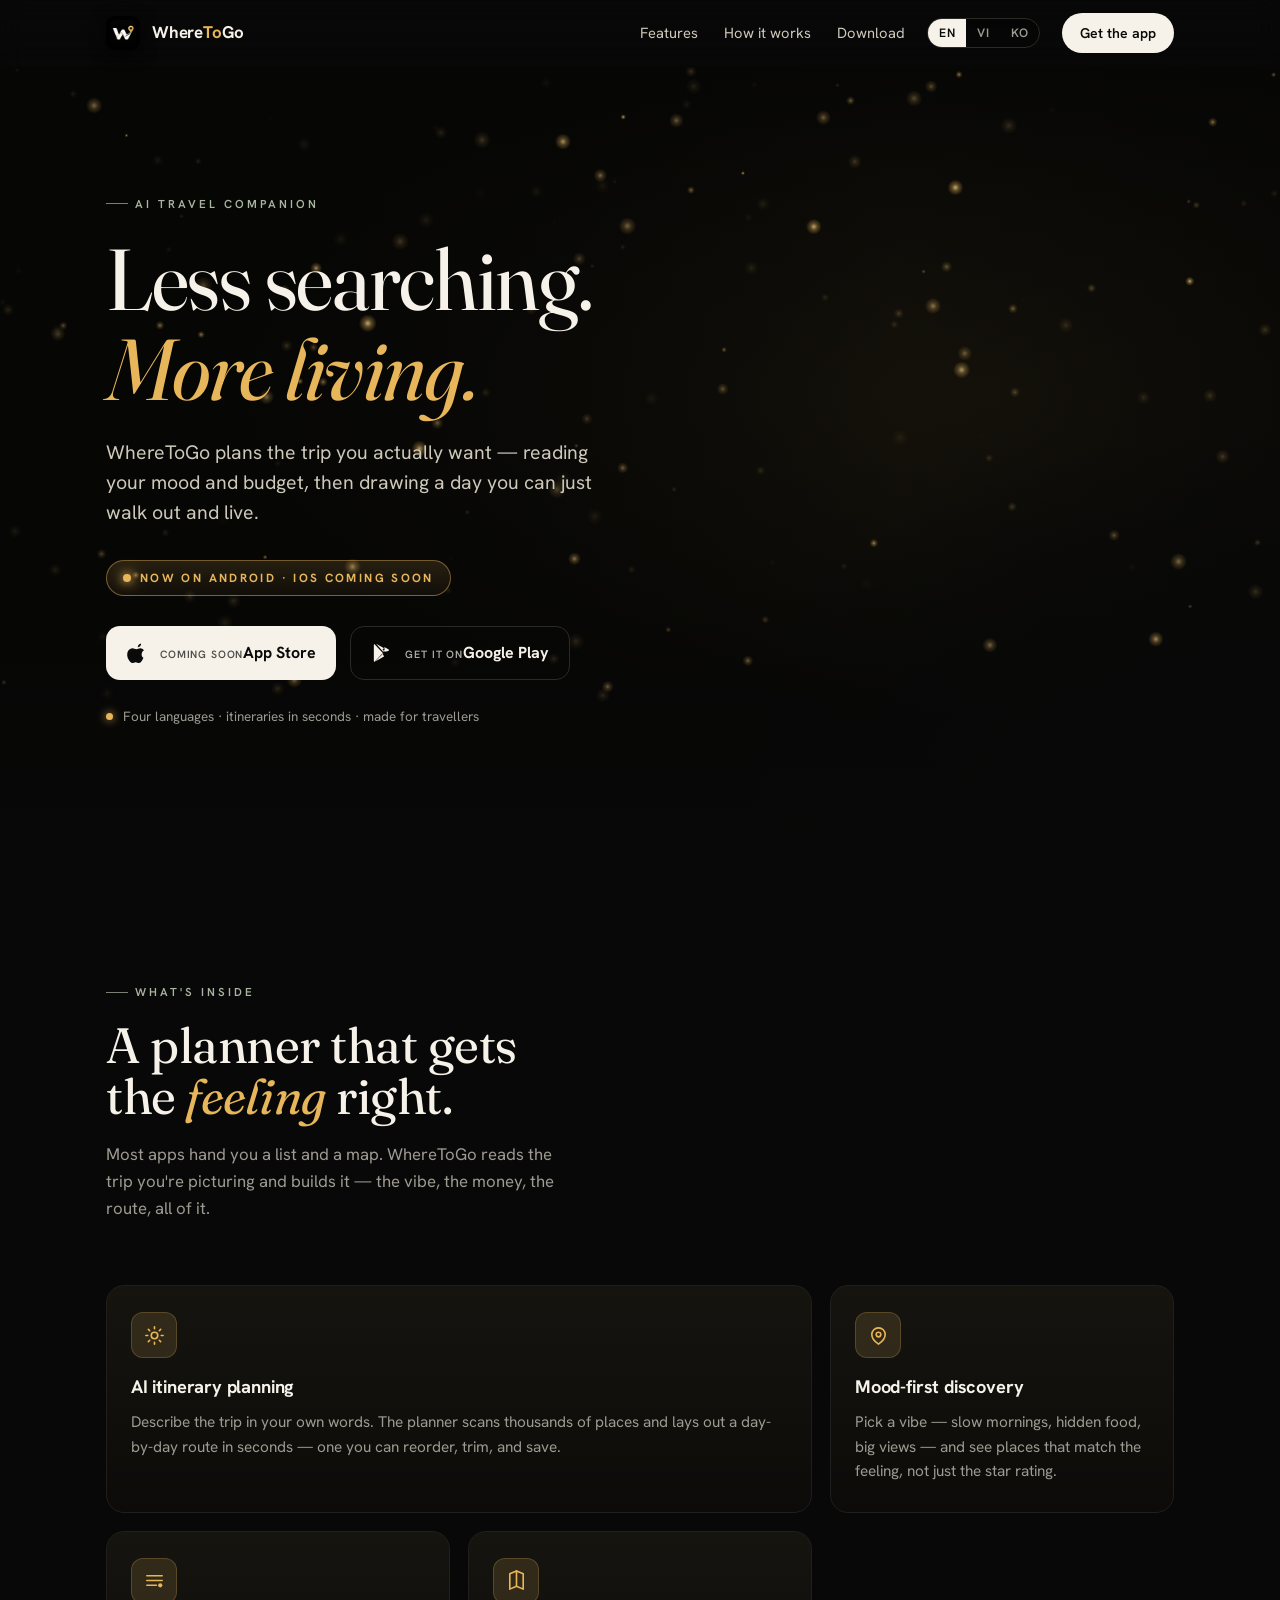
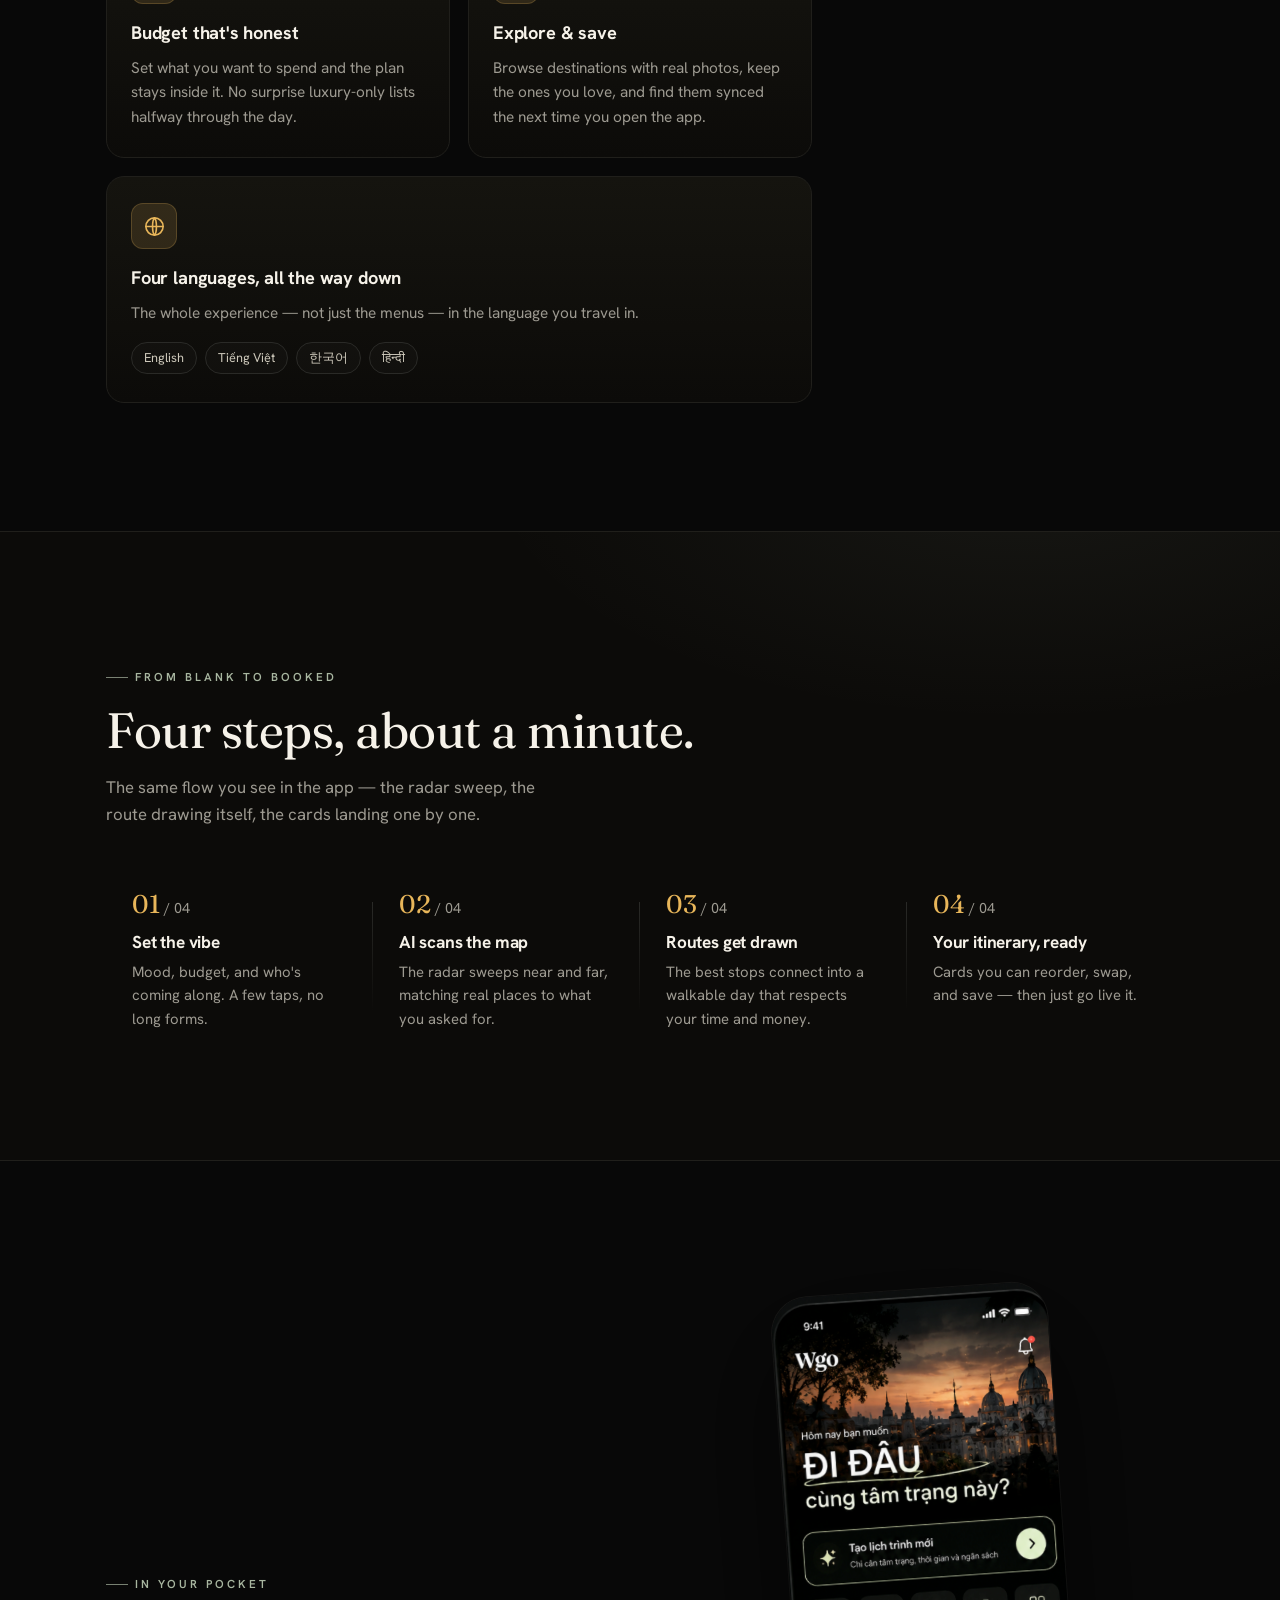
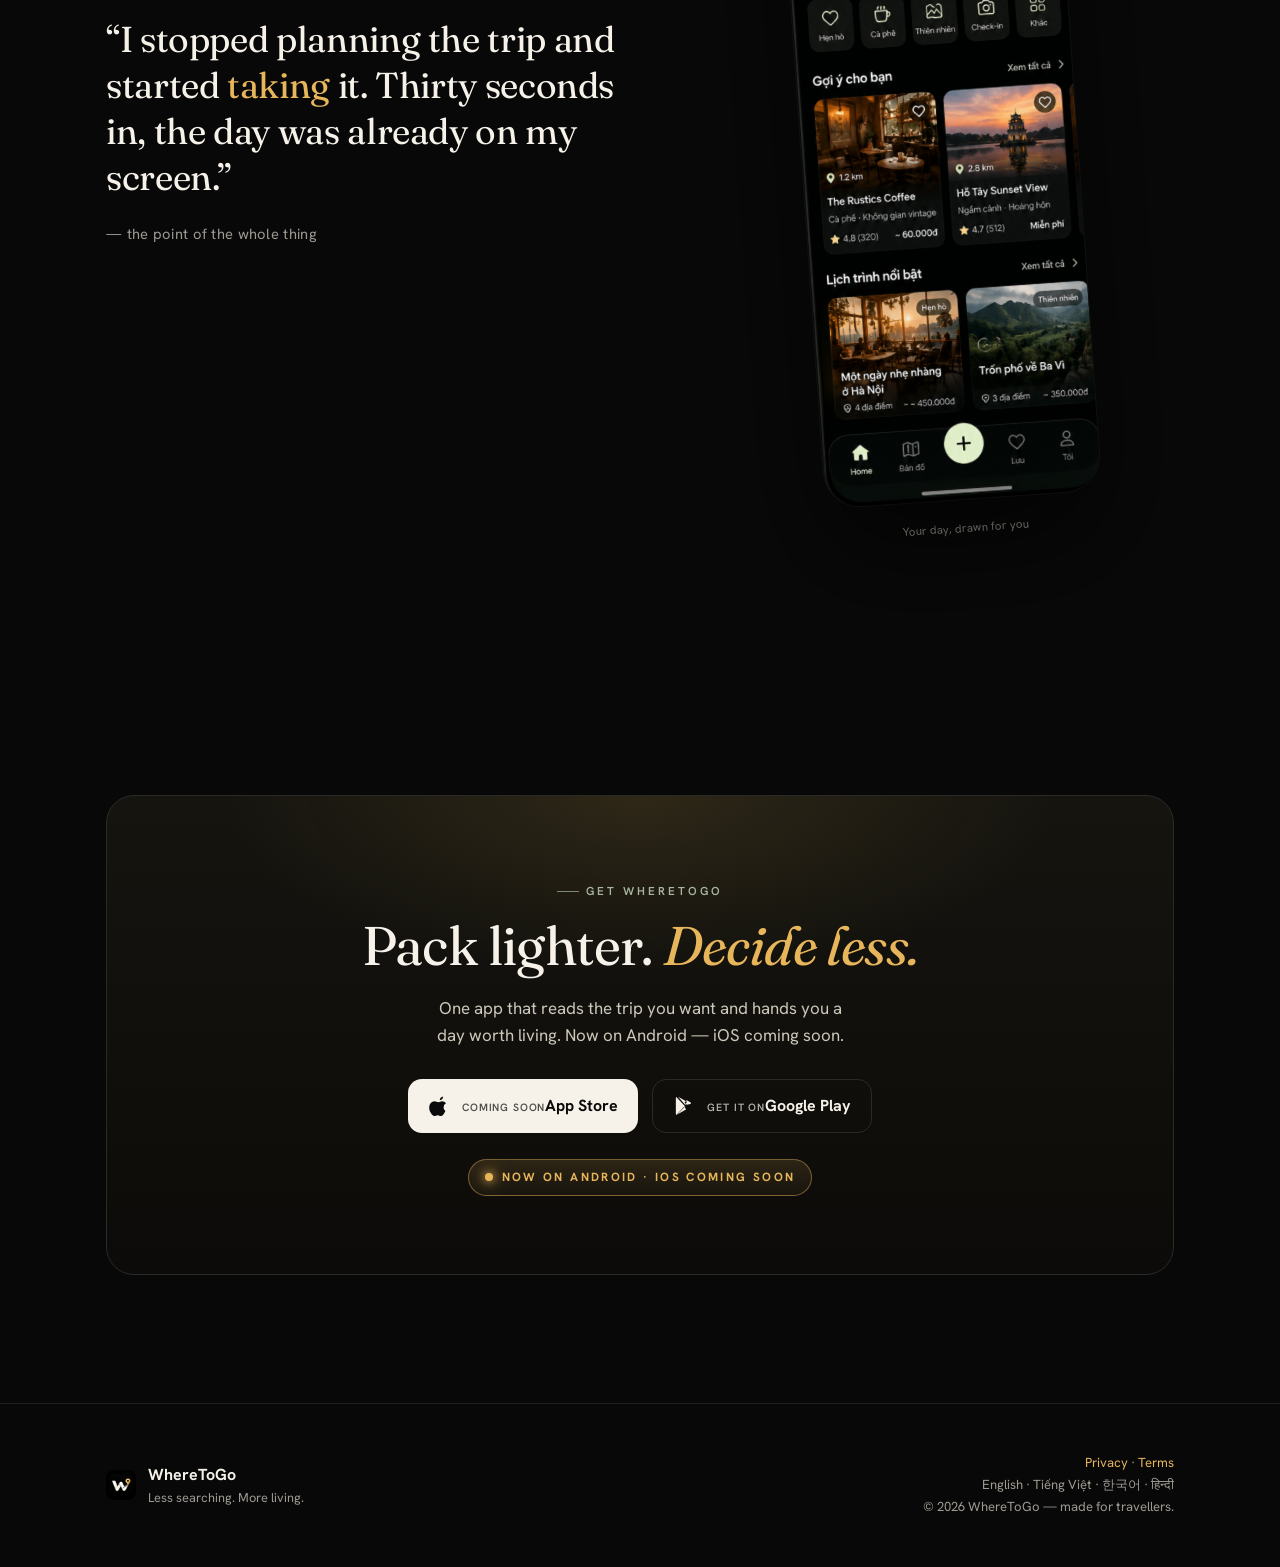
<file: index.html>
<!doctype html>
<html lang="en">
<head>
<meta charset="utf-8">
<meta name="viewport" content="width=device-width, initial-scale=1, viewport-fit=cover">
<meta name="description" content="WhereToGo — AI-powered place & itinerary discovery. Less searching. More living.">
<meta name="theme-color" content="#080808">
<meta property="og:title" content="WhereToGo">
<meta property="og:description" content="Less searching. More living. — AI travel companion.">
<meta property="og:type" content="website">
<link rel="icon" href="assets/logo.png">
<title>WhereToGo</title>
<style>
  /* Layout concept: a cinematic night hero — a video skyline behind a glowing 3D
     globe anchored to the RIGHT, warm ivory editorial copy on the left; the rest
     unfolds in quiet, staggered reveals over near-black. */
  :root{
    --bg:#080808;
    --bg-warm:#0c0b09;
    --surface:#15140f;
    --surface-2:#1d1c17;
    --border:#2a2a27;
    --border-soft:#201f1b;
    --ivory:#f6f2e9;
    --ivory-dim:#cdc8ba;
    --muted:#9d9a91;
    --gold:#e8b65a;
    --gold-deep:#c9912e;
    --gold-soft:rgba(232,182,90,.14);
    --sage:#a8b6a0;
    color-scheme: dark;

    --display:"Fraunces", "Hoefler Text", Georgia, serif;
    --sans:"Hanken Grotesk", system-ui, -apple-system, "Segoe UI", sans-serif;

    --maxw:1180px;
    --gutter:clamp(18px,5vw,56px);
  }

  *{box-sizing:border-box}
  html,body{margin:0}
  body{
    background:var(--bg);color:var(--ivory);
    font-family:var(--sans);font-size:16px;line-height:1.6;
    -webkit-font-smoothing:antialiased;text-rendering:optimizeLegibility;
    overflow-x:hidden;
  }
  ::selection{background:rgba(232,182,90,.28);color:var(--ivory)}
  a{color:inherit;text-decoration:none}
  img{max-width:100%;display:block}
  :focus-visible{outline:2px solid var(--gold);outline-offset:3px;border-radius:4px}

  .wrap{max-width:var(--maxw);margin:0 auto;padding-inline:var(--gutter)}

  .eyebrow{
    font-size:.72rem;letter-spacing:.26em;text-transform:uppercase;
    color:var(--sage);font-weight:600;display:inline-flex;align-items:center;gap:.65em;
  }
  .eyebrow::before{content:"";width:22px;height:1px;background:var(--sage);opacity:.7}

  h1,h2,h3{font-family:var(--display);font-weight:400;text-wrap:balance;margin:0;line-height:1.04}
  .serif-em{font-style:italic;color:var(--gold)}

  /* ---------- Nav ---------- */
  header.nav{
    position:sticky;top:env(safe-area-inset-top,0px);z-index:40;
    backdrop-filter:blur(14px);
    background:linear-gradient(180deg,rgba(8,8,8,.5),rgba(8,8,8,.1));
    transition:background .3s, border-color .3s;
    border-bottom:1px solid transparent;
  }
  header.nav.scrolled{
    background:linear-gradient(180deg,rgba(8,8,8,.9),rgba(8,8,8,.6));
    border-bottom:1px solid var(--border-soft);
  }
  .nav-in{display:flex;align-items:center;justify-content:space-between;gap:14px;height:66px}
  .brand{display:flex;align-items:center;gap:12px}
  .brand img{width:34px;height:34px;border-radius:9px;box-shadow:0 4px 16px rgba(0,0,0,.6)}
  .brand b{font-family:var(--sans);font-weight:700;letter-spacing:-.01em;font-size:1.06rem}
  .brand b span{color:var(--gold)}
  .nav-right{display:flex;align-items:center;gap:22px}
  .nav-links{display:flex;align-items:center;gap:26px;font-size:.92rem;color:var(--ivory-dim)}
  .nav-links a{transition:color .2s}
  .nav-links a:hover{color:var(--ivory)}
  .lang{display:inline-flex;border:1px solid var(--border);border-radius:999px;overflow:hidden;background:rgba(0,0,0,.25)}
  .lang button{
    appearance:none;border:0;background:transparent;color:var(--muted);
    font-family:var(--sans);font-size:.76rem;font-weight:600;letter-spacing:.04em;
    padding:6px 11px;cursor:pointer;transition:color .2s, background .2s;
  }
  .lang button[aria-pressed="true"]{background:var(--ivory);color:#0a0a0a}
  .nav-cta{
    font-size:.88rem;font-weight:600;padding:9px 18px;border-radius:999px;
    background:var(--ivory);color:#0a0a0a;transition:transform .2s, box-shadow .2s;
  }
  .nav-cta:hover{transform:translateY(-1px);box-shadow:0 8px 24px rgba(246,242,233,.18)}
  @media (max-width:860px){.nav-links{display:none}}
  @media (max-width:420px){.nav-cta{display:none}}

  /* ---------- Hero ---------- */
  .hero{position:relative;isolation:isolate;overflow:hidden;background:#060605}
  .hero-video{
    position:absolute;inset:0;width:100%;height:100%;object-fit:cover;z-index:0;
    filter:saturate(1.05) contrast(1.02);
  }
  .hero-scrim{position:absolute;inset:0;z-index:1;pointer-events:none;
    background:
      linear-gradient(90deg, rgba(6,6,5,.94) 0%, rgba(6,6,5,.72) 42%, rgba(6,6,5,.42) 70%, rgba(6,6,5,.72) 100%),
      radial-gradient(120% 80% at 78% 42%, rgba(232,182,90,.12), transparent 55%);
  }
  .hero-canvas{position:absolute;inset:0;width:100%;z-index:2;pointer-events:none}
  .hero::after{content:"";position:absolute;z-index:3;left:0;right:0;bottom:0;height:30%;pointer-events:none;
    background:linear-gradient(180deg,transparent,var(--bg))}
  .hero-in{
    position:relative;z-index:4;pointer-events:none;
    min-height:min(780px,92vh);display:flex;flex-direction:column;justify-content:center;
    padding-block:clamp(74px,13vh,132px);
  }
  .hero-in a,.hero-in button{pointer-events:auto}
  .hero-copy{max-width:600px}
  .hero h1{font-size:clamp(2.9rem,8.4vw,5.4rem);letter-spacing:-.015em;margin-top:22px}
  .hero p.lede{font-size:clamp(1.02rem,2.3vw,1.22rem);color:var(--ivory-dim);max-width:46ch;margin:22px 0 0;line-height:1.55}
  .cta-row{display:flex;flex-wrap:wrap;gap:14px;margin-top:30px}
  .store-btn{
    display:inline-flex;align-items:center;gap:12px;padding:13px 20px;border-radius:14px;
    background:var(--ivory);color:#0a0a0a;font-weight:600;transition:transform .2s,box-shadow .25s;
  }
  .store-btn.ghost{background:transparent;color:var(--ivory);border:1px solid var(--border)}
  .store-btn:hover{transform:translateY(-2px);box-shadow:0 14px 34px rgba(0,0,0,.5)}
  .store-btn.ghost:hover{border-color:var(--gold);box-shadow:none}
  .store-btn .s-top{font-size:.66rem;letter-spacing:.08em;text-transform:uppercase;opacity:.7;line-height:1}
  .store-btn .s-main{font-size:1rem;line-height:1.15;font-weight:700}
  .store-btn svg{width:22px;height:22px;flex:none}
  .hint{margin-top:26px;display:flex;align-items:center;gap:10px;color:var(--muted);font-size:.84rem}
  .hint .dot{width:7px;height:7px;border-radius:50%;background:var(--gold);box-shadow:0 0 10px var(--gold)}

  /* glowing "coming soon" badge */
  .soon-badge{
    display:inline-flex;align-items:center;gap:9px;margin-top:4px;
    padding:8px 16px;border-radius:999px;
    font-size:.74rem;letter-spacing:.2em;text-transform:uppercase;font-weight:700;
    color:var(--gold);
    background:linear-gradient(180deg, rgba(232,182,90,.14), rgba(232,182,90,.05));
    border:1px solid rgba(232,182,90,.45);
    animation:soonGlow 2.6s ease-in-out infinite;
  }
  .soon-badge .spark{width:8px;height:8px;border-radius:50%;background:var(--gold);
    box-shadow:0 0 10px var(--gold),0 0 18px var(--gold);animation:soonDot 2.6s ease-in-out infinite}
  @keyframes soonGlow{
    0%,100%{box-shadow:0 0 10px rgba(232,182,90,.25), inset 0 0 8px rgba(232,182,90,.08);border-color:rgba(232,182,90,.35);text-shadow:0 0 6px rgba(232,182,90,.25)}
    50%{box-shadow:0 0 28px rgba(232,182,90,.6), 0 0 48px rgba(232,182,90,.25), inset 0 0 14px rgba(232,182,90,.18);border-color:rgba(232,182,90,.85);text-shadow:0 0 14px rgba(232,182,90,.7)}
  }
  @keyframes soonDot{0%,100%{opacity:.6;transform:scale(.85)}50%{opacity:1;transform:scale(1.15)}}

  /* ---------- Sections ---------- */
  .sect{padding-block:clamp(72px,11vw,128px)}
  .sect-head{max-width:640px;margin-bottom:clamp(40px,6vw,64px)}
  .sect-head h2{font-size:clamp(2rem,5vw,3.1rem);letter-spacing:-.01em;margin-top:18px}
  .sect-head p{color:var(--muted);font-size:1.05rem;margin:18px 0 0;max-width:52ch}

  .f-grid{display:grid;grid-template-columns:repeat(3,1fr);gap:18px}
  @media (max-width:900px){.f-grid{grid-template-columns:repeat(2,1fr)}}
  @media (max-width:560px){.f-grid{grid-template-columns:1fr}}
  .f-card{
    background:linear-gradient(180deg,var(--surface),var(--bg-warm));
    border:1px solid var(--border-soft);border-radius:18px;padding:26px 24px 28px;min-width:0;
    transition:border-color .25s, transform .25s, box-shadow .25s;
  }
  .f-card:hover{border-color:rgba(232,182,90,.35);transform:translateY(-4px);box-shadow:0 18px 40px rgba(0,0,0,.4)}
  .f-card.wide{grid-column:span 2}
  @media (max-width:560px){.f-card.wide{grid-column:span 1}}
  .f-ico{width:46px;height:46px;border-radius:12px;display:grid;place-items:center;
    background:var(--gold-soft);border:1px solid rgba(232,182,90,.22);margin-bottom:18px;color:var(--gold)}
  .f-ico svg{width:23px;height:23px}
  .f-card h3{font-family:var(--sans);font-weight:700;font-size:1.14rem;letter-spacing:-.01em;line-height:1.3}
  .f-card p{color:var(--muted);font-size:.96rem;margin:10px 0 0}
  .lang-row{display:flex;flex-wrap:wrap;gap:8px;margin-top:16px}
  .lang-chip{font-size:.8rem;color:var(--ivory-dim);border:1px solid var(--border);border-radius:999px;padding:5px 12px;background:rgba(255,255,255,.015)}

  .how{background:radial-gradient(900px 420px at 80% -10%, rgba(168,182,160,.07), transparent 60%),var(--bg-warm);border-block:1px solid var(--border-soft)}
  .steps{display:grid;grid-template-columns:repeat(4,1fr);gap:0}
  @media (max-width:860px){.steps{grid-template-columns:repeat(2,1fr);gap:28px 22px}}
  @media (max-width:480px){.steps{grid-template-columns:1fr}}
  .step{padding:0 26px;position:relative}
  .step:not(:last-child)::after{content:"";position:absolute;top:10px;right:0;width:1px;height:78%;background:linear-gradient(180deg,var(--border),transparent)}
  @media (max-width:860px){.step{padding:0 4px}.step::after{display:none}}
  .step .num{font-family:var(--display);font-size:1.6rem;color:var(--gold);line-height:1}
  .step .num small{font-size:.9rem;color:var(--muted);font-family:var(--sans)}
  .step h3{font-family:var(--sans);font-weight:700;font-size:1.08rem;margin:16px 0 0;letter-spacing:-.01em}
  .step p{color:var(--muted);font-size:.93rem;margin:9px 0 0}

  .show-grid{display:grid;grid-template-columns:1.05fr .95fr;gap:clamp(36px,6vw,72px);align-items:center}
  @media (max-width:820px){.show-grid{grid-template-columns:1fr;gap:48px}}
  .quote{font-family:var(--display);font-size:clamp(1.5rem,3.4vw,2.25rem);line-height:1.28;letter-spacing:-.01em;margin:22px 0 0}
  .quote span{color:var(--gold)}
  .quote-by{margin-top:22px;color:var(--muted);font-size:.92rem;letter-spacing:.02em}
  .phone-stage{position:relative;display:grid;place-items:center;min-height:460px}
  .phone-stage::before{content:"";position:absolute;width:300px;height:300px;border-radius:50%;background:radial-gradient(circle,rgba(232,182,90,.18),transparent 62%);filter:blur(6px)}
  .phone{position:relative;width:min(272px,74vw);aspect-ratio:9/19.3;border-radius:38px;padding:11px;
    background:linear-gradient(160deg,#2a2924,#0f0e0b);
    box-shadow:0 40px 90px rgba(0,0,0,.6), inset 0 0 0 1px rgba(246,242,233,.06);
    transform:rotate(-4deg);animation:floaty 7s ease-in-out infinite}
  @keyframes floaty{0%,100%{transform:rotate(-4deg) translateY(0)}50%{transform:rotate(-4deg) translateY(-12px)}}
  .screen{position:relative;height:100%;border-radius:28px;overflow:hidden;background:linear-gradient(180deg,#0e0d0a,#080808);border:1px solid #000;display:flex;flex-direction:column}
  .scr-hero{height:46%;position:relative;overflow:hidden;background:radial-gradient(120% 90% at 70% 10%, rgba(232,182,90,.5), transparent 55%),linear-gradient(200deg,#3a2f1c,#141008)}
  .scr-hero .tag{position:absolute;left:16px;top:16px;font-size:.6rem;letter-spacing:.2em;text-transform:uppercase;color:var(--ivory);opacity:.85}
  .scr-hero .ttl{position:absolute;left:16px;bottom:14px;right:16px;font-family:var(--display);font-size:1.2rem;line-height:1.1;color:var(--ivory)}
  .scr-body{padding:14px;display:flex;flex-direction:column;gap:9px;flex:1}
  .scr-chiprow{display:flex;gap:7px}
  .scr-chip{font-size:.56rem;color:var(--ivory-dim);border:1px solid var(--border);border-radius:999px;padding:4px 9px}
  .scr-chip.on{background:var(--gold);color:#0a0a0a;border-color:var(--gold);font-weight:700}
  .scr-item{display:flex;align-items:center;gap:10px;background:var(--surface-2);border-radius:12px;padding:9px 11px}
  .scr-dot{width:26px;height:26px;border-radius:8px;flex:none;display:grid;place-items:center;background:var(--gold-soft);color:var(--gold);font-size:.7rem;font-weight:700}
  .scr-item b{font-size:.72rem;font-weight:600;color:var(--ivory)}
  .scr-item small{display:block;font-size:.6rem;color:var(--muted);margin-top:1px}
  .scr-time{margin-left:auto;font-size:.58rem;color:var(--sage)}
  .phone-cap{position:absolute;bottom:4%;left:50%;transform:translateX(-50%);font-size:.72rem;color:var(--muted);white-space:nowrap}

  .download{text-align:center}
  .dl-card{background:radial-gradient(700px 300px at 50% 0%, rgba(232,182,90,.12), transparent 60%),linear-gradient(180deg,var(--surface),var(--bg-warm));
    border:1px solid var(--border);border-radius:28px;padding:clamp(44px,7vw,78px) var(--gutter);position:relative;overflow:hidden}
  .dl-card h2{font-size:clamp(2.1rem,5.2vw,3.4rem);letter-spacing:-.015em}
  .dl-card p{color:var(--ivory-dim);max-width:48ch;margin:20px auto 0;font-size:1.06rem}
  .dl-card .cta-row{justify-content:center}
  .dl-card .soon-badge{margin-top:26px}

  footer{border-top:1px solid var(--border-soft);padding-block:48px;color:var(--muted)}
  .foot-in{display:flex;flex-wrap:wrap;gap:24px;justify-content:space-between;align-items:center}
  .foot-brand{display:flex;align-items:center;gap:12px}
  .foot-brand img{width:30px;height:30px;border-radius:8px}
  .foot-brand b{color:var(--ivory);font-weight:700}
  .foot-brand small{display:block;color:var(--muted);font-size:.8rem}
  .foot-meta{font-size:.82rem;text-align:right;line-height:1.7}
  @media (max-width:520px){.foot-in{flex-direction:column;align-items:flex-start}.foot-meta{text-align:left}}

  /* ---------- reveal / scroll animation ---------- */
  .reveal{opacity:0;transform:translateY(26px);transition:opacity .8s cubic-bezier(.22,.61,.36,1), transform .8s cubic-bezier(.22,.61,.36,1)}
  .reveal.from-left{transform:translateX(-28px)}
  .reveal.zoom{transform:translateY(26px) scale(.96)}
  .reveal.in{opacity:1;transform:none}
  @media (prefers-reduced-motion:reduce){
    .reveal{opacity:1;transform:none;transition:none}
    .phone,.soon-badge,.soon-badge .spark{animation:none}
    .hero-video{display:none}
  }

  /* mask the AI-video watermark in the bottom-right corner */
  .hero-mask{position:absolute;z-index:1;right:0;bottom:0;width:48%;height:54%;pointer-events:none;
    background:radial-gradient(125% 125% at 100% 100%, var(--bg) 0%, var(--bg) 36%, rgba(8,8,8,.78) 54%, rgba(8,8,8,0) 80%)}
  /* real app screenshot in a floating phone */
  .phone-shot{position:relative;display:flex;flex-direction:column;align-items:center;
    transform:rotate(-4deg);animation:floaty 7s ease-in-out infinite}
  .phone-shot img{width:min(276px,76vw);height:auto;border-radius:36px;
    box-shadow:0 46px 104px rgba(0,0,0,.64), 0 0 0 1px rgba(246,242,233,.06);filter:saturate(1.03)}
  .phone-shot .phone-cap{position:static;transform:none;margin-top:20px}
</style>
<link rel="preconnect" href="https://fonts.googleapis.com">
<link rel="preconnect" href="https://fonts.gstatic.com" crossorigin>
<link rel="stylesheet" href="https://fonts.googleapis.com/css2?family=Fraunces:ital,opsz,wght@0,9..144,400;1,9..144,400&family=Hanken+Grotesk:wght@400;500;600;700&display=swap">

</head>
<body>
<header class="nav" id="nav">
  <div class="wrap nav-in">
    <a class="brand" href="#top" aria-label="WhereToGo">
      <img src="assets/logo.png" alt="WhereToGo logo">
      <b>Where<span>To</span>Go</b>
    </a>
    <div class="nav-right">
      <nav class="nav-links">
        <a href="#features" data-i18n="nav.features">Features</a>
        <a href="#how" data-i18n="nav.how">How it works</a>
        <a href="#download" data-i18n="nav.download">Download</a>
      </nav>
      <div class="lang" role="group" aria-label="Language">
        <button type="button" data-lang="en">EN</button>
        <button type="button" data-lang="vi">VI</button>
        <button type="button" data-lang="ko">KO</button>
      </div>
      <a class="nav-cta" href="#download" data-i18n="nav.cta">Get the app</a>
    </div>
  </div>
</header>

<main id="top">
  <section class="hero">
    <video class="hero-video" autoplay muted loop playsinline preload="auto" aria-hidden="true">
      <source src="assets/hero.mp4" type="video/mp4">
    </video>
    <div class="hero-scrim"></div>
    <div class="hero-mask"></div>
    <canvas class="hero-canvas" id="globe" aria-hidden="true"></canvas>
    <div class="wrap hero-in">
      <div class="hero-copy">
        <span class="eyebrow" data-i18n="hero.eyebrow">AI travel companion</span>
        <h1 data-i18n-html="hero.title">Less searching.<br><span class="serif-em">More living.</span></h1>
        <p class="lede" data-i18n="hero.lede">WhereToGo plans the trip you actually want — reading your mood and budget, then drawing a day you can just walk out and live.</p>
        <div style="margin-top:28px">
          <span class="soon-badge"><span class="spark"></span><span data-i18n="dl.soon">Now on Android · iOS coming soon</span></span>
        </div>
        <div class="cta-row">
          <a class="store-btn" href="#download">
            <svg viewBox="0 0 24 24" fill="currentColor" aria-hidden="true"><path d="M16.5 1.6c.1 1-.3 2-.9 2.8-.7.8-1.7 1.4-2.7 1.3-.1-1 .4-2 1-2.7.6-.8 1.7-1.3 2.6-1.4zM19 17.3c-.5 1.1-.7 1.6-1.3 2.6-.9 1.4-2.1 3.1-3.6 3.1-1.4 0-1.7-.9-3.6-.9-1.8 0-2.2.9-3.6.9-1.5 0-2.7-1.6-3.6-3C.9 16.7.7 12 2.4 9.5 3.6 7.8 5.4 6.8 7.1 6.8c1.7 0 2.8 1 4.2 1 1.4 0 2.2-1 4.2-1 1.5 0 3.1.8 4.2 2.3-3.7 2-3.1 7.3-.7 8.2z"/></svg>
            <span><span class="s-top" data-i18n="store.soon">Coming soon</span><span class="s-main" data-i18n="store.appstore">App Store</span></span>
          </a>
          <a class="store-btn ghost" href="https://play.google.com/store/apps/details?id=com.wheretogo.dy" target="_blank" rel="noopener">
            <svg viewBox="0 0 24 24" fill="currentColor" aria-hidden="true"><path d="M3.6 2.3c-.3.2-.5.6-.5 1.1v17.2c0 .5.2.9.5 1.1l9.3-9.7-9.3-9.7zM15 10.6l-2.4-2.5 2.4-2.5 3.9 2.2c1 .6 1 1.3 0 1.9L15 10.6zm-1.5 1.6L4.6 21.4l9.6-5.5-1.7-3.7zm0-1.2 1.7-3.7-9.6-5.5 7.9 9.2z"/></svg>
            <span><span class="s-top" data-i18n="store.getiton">Get it on</span><span class="s-main" data-i18n="store.googleplay">Google Play</span></span>
          </a>
        </div>
        <div class="hint"><span class="dot"></span> <span data-i18n="hero.hint">Four languages · itineraries in seconds · made for travellers</span></div>
      </div>
    </div>
  </section>

  <section id="features" class="sect">
    <div class="wrap">
      <div class="sect-head reveal">
        <span class="eyebrow" data-i18n="feat.eyebrow">What's inside</span>
        <h2 data-i18n-html="feat.title">A planner that gets the <span class="serif-em">feeling</span> right.</h2>
        <p data-i18n="feat.lede">Most apps hand you a list and a map. WhereToGo reads the trip you're picturing and builds it — the vibe, the money, the route, all of it.</p>
      </div>
      <div class="f-grid" data-stagger>
        <article class="f-card wide reveal">
          <div class="f-ico"><svg viewBox="0 0 24 24" fill="none" stroke="currentColor" stroke-width="1.7" stroke-linecap="round" stroke-linejoin="round"><path d="M12 3v2M12 19v2M3 12h2M19 12h2M5.6 5.6l1.4 1.4M17 17l1.4 1.4M18.4 5.6 17 7M7 17l-1.4 1.4"/><circle cx="12" cy="12" r="3.4"/></svg></div>
          <h3 data-i18n="feat.ai.t">AI itinerary planning</h3>
          <p data-i18n="feat.ai.d">Describe the trip in your own words. The planner scans thousands of places and lays out a day-by-day route in seconds — one you can reorder, trim, and save.</p>
        </article>
        <article class="f-card reveal">
          <div class="f-ico"><svg viewBox="0 0 24 24" fill="none" stroke="currentColor" stroke-width="1.7" stroke-linecap="round" stroke-linejoin="round"><path d="M12 21s-7-4.6-7-10a7 7 0 0 1 14 0c0 5.4-7 10-7 10z"/><circle cx="12" cy="11" r="2.4"/></svg></div>
          <h3 data-i18n="feat.mood.t">Mood-first discovery</h3>
          <p data-i18n="feat.mood.d">Pick a vibe — slow mornings, hidden food, big views — and see places that match the feeling, not just the star rating.</p>
        </article>
        <article class="f-card reveal">
          <div class="f-ico"><svg viewBox="0 0 24 24" fill="none" stroke="currentColor" stroke-width="1.7" stroke-linecap="round" stroke-linejoin="round"><path d="M4 7h16M4 12h16M4 17h10"/><circle cx="18" cy="17" r="2.2" fill="currentColor" stroke="none"/></svg></div>
          <h3 data-i18n="feat.budget.t">Budget that's honest</h3>
          <p data-i18n="feat.budget.d">Set what you want to spend and the plan stays inside it. No surprise luxury-only lists halfway through the day.</p>
        </article>
        <article class="f-card reveal">
          <div class="f-ico"><svg viewBox="0 0 24 24" fill="none" stroke="currentColor" stroke-width="1.7" stroke-linecap="round" stroke-linejoin="round"><path d="M19 21l-7-3-7 3V5l7-3 7 3z"/><path d="M12 2v16"/></svg></div>
          <h3 data-i18n="feat.save.t">Explore &amp; save</h3>
          <p data-i18n="feat.save.d">Browse destinations with real photos, keep the ones you love, and find them synced the next time you open the app.</p>
        </article>
        <article class="f-card wide reveal">
          <div class="f-ico"><svg viewBox="0 0 24 24" fill="none" stroke="currentColor" stroke-width="1.7" stroke-linecap="round" stroke-linejoin="round"><circle cx="12" cy="12" r="9"/><path d="M3 12h18M12 3c2.7 2.7 2.7 15.3 0 18M12 3c-2.7 2.7-2.7 15.3 0 18"/></svg></div>
          <h3 data-i18n="feat.lang.t">Four languages, all the way down</h3>
          <p data-i18n="feat.lang.d">The whole experience — not just the menus — in the language you travel in.</p>
          <div class="lang-row">
            <span class="lang-chip">English</span><span class="lang-chip">Tiếng Việt</span><span class="lang-chip">한국어</span><span class="lang-chip">हिन्दी</span>
          </div>
        </article>
      </div>
    </div>
  </section>

  <section id="how" class="sect how">
    <div class="wrap">
      <div class="sect-head reveal">
        <span class="eyebrow" data-i18n="how.eyebrow">From blank to booked</span>
        <h2 data-i18n="how.title">Four steps, about a minute.</h2>
        <p data-i18n="how.lede">The same flow you see in the app — the radar sweep, the route drawing itself, the cards landing one by one.</p>
      </div>
      <div class="steps" data-stagger>
        <div class="step reveal"><div class="num">01<small> / 04</small></div><h3 data-i18n="how.s1.t">Set the vibe</h3><p data-i18n="how.s1.d">Mood, budget, and who's coming along. A few taps, no long forms.</p></div>
        <div class="step reveal"><div class="num">02<small> / 04</small></div><h3 data-i18n="how.s2.t">AI scans the map</h3><p data-i18n="how.s2.d">The radar sweeps near and far, matching real places to what you asked for.</p></div>
        <div class="step reveal"><div class="num">03<small> / 04</small></div><h3 data-i18n="how.s3.t">Routes get drawn</h3><p data-i18n="how.s3.d">The best stops connect into a walkable day that respects your time and money.</p></div>
        <div class="step reveal"><div class="num">04<small> / 04</small></div><h3 data-i18n="how.s4.t">Your itinerary, ready</h3><p data-i18n="how.s4.d">Cards you can reorder, swap, and save — then just go live it.</p></div>
      </div>
    </div>
  </section>

  <section class="sect">
    <div class="wrap show-grid">
      <div class="reveal from-left">
        <span class="eyebrow" data-i18n="show.eyebrow">In your pocket</span>
        <p class="quote" data-i18n-html="show.quote">“I stopped planning the trip and started <span>taking</span> it. Thirty seconds in, the day was already on my screen.”</p>
        <p class="quote-by" data-i18n="show.by">— the point of the whole thing</p>
      </div>
      <div class="phone-stage reveal zoom">
        <div class="phone-shot">
          <img src="assets/home.png" alt="WhereToGo — Home screen">
          <span class="phone-cap" data-i18n="phone.cap">Your day, drawn for you</span>
        </div>
      </div>
    </div>
  </section>

  <section id="download" class="sect">
    <div class="wrap">
      <div class="dl-card download reveal zoom">
        <span class="eyebrow" style="justify-content:center" data-i18n="dl.eyebrow">Get WhereToGo</span>
        <h2 style="margin-top:18px" data-i18n-html="dl.title">Pack lighter. <span class="serif-em">Decide less.</span></h2>
        <p data-i18n="dl.lede">One app that reads the trip you want and hands you a day worth living. Landing soon on iOS and Android.</p>
        <div class="cta-row">
          <a class="store-btn" href="#download">
            <svg viewBox="0 0 24 24" fill="currentColor" aria-hidden="true"><path d="M16.5 1.6c.1 1-.3 2-.9 2.8-.7.8-1.7 1.4-2.7 1.3-.1-1 .4-2 1-2.7.6-.8 1.7-1.3 2.6-1.4zM19 17.3c-.5 1.1-.7 1.6-1.3 2.6-.9 1.4-2.1 3.1-3.6 3.1-1.4 0-1.7-.9-3.6-.9-1.8 0-2.2.9-3.6.9-1.5 0-2.7-1.6-3.6-3C.9 16.7.7 12 2.4 9.5 3.6 7.8 5.4 6.8 7.1 6.8c1.7 0 2.8 1 4.2 1 1.4 0 2.2-1 4.2-1 1.5 0 3.1.8 4.2 2.3-3.7 2-3.1 7.3-.7 8.2z"/></svg>
            <span><span class="s-top" data-i18n="store.soon">Coming soon</span><span class="s-main" data-i18n="store.appstore">App Store</span></span>
          </a>
          <a class="store-btn ghost" href="https://play.google.com/store/apps/details?id=com.wheretogo.dy" target="_blank" rel="noopener">
            <svg viewBox="0 0 24 24" fill="currentColor" aria-hidden="true"><path d="M3.6 2.3c-.3.2-.5.6-.5 1.1v17.2c0 .5.2.9.5 1.1l9.3-9.7-9.3-9.7zM15 10.6l-2.4-2.5 2.4-2.5 3.9 2.2c1 .6 1 1.3 0 1.9L15 10.6zm-1.5 1.6L4.6 21.4l9.6-5.5-1.7-3.7zm0-1.2 1.7-3.7-9.6-5.5 7.9 9.2z"/></svg>
            <span><span class="s-top" data-i18n="store.getiton">Get it on</span><span class="s-main" data-i18n="store.googleplay">Google Play</span></span>
          </a>
        </div>
        <span class="soon-badge"><span class="spark"></span><span data-i18n="dl.soon">Now on Android · iOS coming soon</span></span>
      </div>
    </div>
  </section>
</main>

<footer>
  <div class="wrap foot-in">
    <div class="foot-brand">
      <img src="assets/logo.png" alt="">
      <div><b>WhereToGo</b><small data-i18n="foot.tag">Less searching. More living.</small></div>
    </div>
    <div class="foot-meta">
      <a href="privacy.html" data-i18n="foot.privacy" style="color:var(--gold)">Privacy</a> · <a href="terms.html" data-i18n="foot.terms" style="color:var(--gold)">Terms</a><br>
      English · Tiếng Việt · 한국어 · हिन्दी<br>
      <span data-i18n="foot.copy">© 2026 WhereToGo — made for travellers.</span>
    </div>
  </div>
</footer>

<script>
(function(){
  var reduce = window.matchMedia && window.matchMedia('(prefers-reduced-motion: reduce)').matches;

  // ---------------- i18n ----------------
  var I18N = {
    en:{
      "nav.features":"Features","nav.how":"How it works","nav.download":"Download","nav.cta":"Get the app",
      "hero.eyebrow":"AI travel companion",
      "hero.title":"Less searching.<br><span class='serif-em'>More living.</span>",
      "hero.lede":"WhereToGo plans the trip you actually want — reading your mood and budget, then drawing a day you can just walk out and live.",
      "store.soon":"Coming soon","store.getiton":"Get it on","store.appstore":"App Store","store.googleplay":"Google Play",
      "hero.hint":"Four languages · itineraries in seconds · made for travellers",
      "feat.eyebrow":"What's inside",
      "feat.title":"A planner that gets the <span class='serif-em'>feeling</span> right.",
      "feat.lede":"Most apps hand you a list and a map. WhereToGo reads the trip you're picturing and builds it — the vibe, the money, the route, all of it.",
      "feat.ai.t":"AI itinerary planning","feat.ai.d":"Describe the trip in your own words. The planner scans thousands of places and lays out a day-by-day route in seconds — one you can reorder, trim, and save.",
      "feat.mood.t":"Mood-first discovery","feat.mood.d":"Pick a vibe — slow mornings, hidden food, big views — and see places that match the feeling, not just the star rating.",
      "feat.budget.t":"Budget that's honest","feat.budget.d":"Set what you want to spend and the plan stays inside it. No surprise luxury-only lists halfway through the day.",
      "feat.save.t":"Explore & save","feat.save.d":"Browse destinations with real photos, keep the ones you love, and find them synced the next time you open the app.",
      "feat.lang.t":"Four languages, all the way down","feat.lang.d":"The whole experience — not just the menus — in the language you travel in.",
      "how.eyebrow":"From blank to booked","how.title":"Four steps, about a minute.",
      "how.lede":"The same flow you see in the app — the radar sweep, the route drawing itself, the cards landing one by one.",
      "how.s1.t":"Set the vibe","how.s1.d":"Mood, budget, and who's coming along. A few taps, no long forms.",
      "how.s2.t":"AI scans the map","how.s2.d":"The radar sweeps near and far, matching real places to what you asked for.",
      "how.s3.t":"Routes get drawn","how.s3.d":"The best stops connect into a walkable day that respects your time and money.",
      "how.s4.t":"Your itinerary, ready","how.s4.d":"Cards you can reorder, swap, and save — then just go live it.",
      "show.eyebrow":"In your pocket",
      "show.quote":"“I stopped planning the trip and started <span>taking</span> it. Thirty seconds in, the day was already on my screen.”",
      "show.by":"— the point of the whole thing",
      "phone.tag":"Today · Da Nang","phone.title":"A slow, salty morning","phone.chip1":"Relaxed","phone.chip2":"Local food",
      "phone.i1s":"Beach walk · coffee cart","phone.i2s":"Hidden breakfast spot","phone.i3s":"Big view, short ride","phone.cap":"Your day, drawn for you",
      "dl.eyebrow":"Get WhereToGo","dl.title":"Pack lighter. <span class='serif-em'>Decide less.</span>",
      "dl.lede":"One app that reads the trip you want and hands you a day worth living. Now on Android — iOS coming soon.",
      "dl.soon":"Now on Android · iOS coming soon",
      "foot.tag":"Less searching. More living.","foot.privacy":"Privacy","foot.terms":"Terms","foot.copy":"© 2026 WhereToGo — made for travellers."
    },
    vi:{
      "nav.features":"Tính năng","nav.how":"Cách hoạt động","nav.download":"Tải về","nav.cta":"Tải ứng dụng",
      "hero.eyebrow":"Trợ lý du lịch AI",
      "hero.title":"Bớt tìm kiếm.<br><span class='serif-em'>Sống nhiều hơn.</span>",
      "hero.lede":"WhereToGo lên đúng chuyến đi bạn muốn — đọc cảm xúc và ngân sách của bạn, rồi vẽ ra một ngày bạn chỉ việc bước ra và tận hưởng.",
      "store.soon":"Sắp ra mắt","store.getiton":"Tải trên","store.appstore":"App Store","store.googleplay":"Google Play",
      "hero.hint":"Bốn ngôn ngữ · lịch trình trong vài giây · cho người mê xê dịch",
      "feat.eyebrow":"Có gì bên trong",
      "feat.title":"Công cụ lên lịch hiểu đúng <span class='serif-em'>cảm xúc</span> của bạn.",
      "feat.lede":"Hầu hết các app chỉ đưa bạn một danh sách và tấm bản đồ. WhereToGo đọc chuyến đi bạn đang hình dung và dựng nên nó — cảm xúc, chi phí, lộ trình, tất cả.",
      "feat.ai.t":"Lên lịch trình bằng AI","feat.ai.d":"Mô tả chuyến đi bằng lời của bạn. Công cụ quét hàng nghìn địa điểm và dựng lộ trình theo từng ngày chỉ trong vài giây — bạn có thể sắp xếp lại, cắt bớt và lưu.",
      "feat.mood.t":"Khám phá theo cảm xúc","feat.mood.d":"Chọn một tâm trạng — buổi sáng thong thả, quán ăn giấu kín, tầm nhìn khoáng đạt — và thấy những nơi hợp cảm xúc, không chỉ hợp số sao.",
      "feat.budget.t":"Ngân sách trung thực","feat.budget.d":"Đặt mức bạn muốn chi và kế hoạch luôn nằm trong đó. Không còn danh sách toàn chỗ sang chảnh bất ngờ giữa ngày.",
      "feat.save.t":"Khám phá & lưu lại","feat.save.d":"Lướt xem các điểm đến với ảnh thật, giữ lại những nơi bạn thích, và thấy chúng được đồng bộ ở lần mở app sau.",
      "feat.lang.t":"Bốn ngôn ngữ, trọn vẹn","feat.lang.d":"Toàn bộ trải nghiệm — không chỉ menu — bằng ngôn ngữ bạn dùng khi đi.",
      "how.eyebrow":"Từ con số 0 đến sẵn sàng","how.title":"Bốn bước, chừng một phút.",
      "how.lede":"Đúng luồng bạn thấy trong app — radar quét, lộ trình tự vẽ, các thẻ lần lượt hiện ra.",
      "how.s1.t":"Chọn cảm xúc","how.s1.d":"Tâm trạng, ngân sách và đi cùng ai. Vài chạm, không biểu mẫu dài dòng.",
      "how.s2.t":"AI quét bản đồ","how.s2.d":"Radar quét gần và xa, khớp những địa điểm thật với điều bạn yêu cầu.",
      "how.s3.t":"Lộ trình được vẽ","how.s3.d":"Những điểm dừng tốt nhất nối thành một ngày dễ đi, tôn trọng thời gian và tiền của bạn.",
      "how.s4.t":"Lịch trình của bạn, sẵn sàng","how.s4.d":"Những thẻ bạn có thể sắp xếp, thay đổi và lưu — rồi cứ thế tận hưởng.",
      "show.eyebrow":"Gọn trong túi",
      "show.quote":"“Tôi thôi lên kế hoạch và bắt đầu <span>tận hưởng</span> chuyến đi. Ba mươi giây, cả ngày đã hiện trên màn hình.”",
      "show.by":"— chính là điều cốt lõi",
      "phone.tag":"Hôm nay · Đà Nẵng","phone.title":"Buổi sáng mặn mòi, thong thả","phone.chip1":"Thư giãn","phone.chip2":"Món địa phương",
      "phone.i1s":"Dạo biển · xe cà phê","phone.i2s":"Quán sáng giấu kín","phone.i3s":"Tầm nhìn đẹp, đi gần","phone.cap":"Một ngày, vẽ riêng cho bạn",
      "dl.eyebrow":"Tải WhereToGo","dl.title":"Xách nhẹ hơn. <span class='serif-em'>Quyết ít hơn.</span>",
      "dl.lede":"Một app đọc được chuyến đi bạn muốn và trao bạn một ngày đáng sống. Đã có trên Android, iOS sắp ra.",
      "dl.soon":"Đã có trên Android · iOS sắp ra",
      "foot.tag":"Bớt tìm kiếm. Sống nhiều hơn.","foot.privacy":"Quyền riêng tư","foot.terms":"Điều khoản","foot.copy":"© 2026 WhereToGo — dành cho người mê xê dịch."
    },
    ko:{
      "nav.features":"기능","nav.how":"작동 방식","nav.download":"다운로드","nav.cta":"앱 받기",
      "hero.eyebrow":"AI 여행 동반자",
      "hero.title":"검색은 줄이고<br><span class='serif-em'>여행은 더 깊게.</span>",
      "hero.lede":"WhereToGo는 당신의 기분과 예산을 읽고, 바로 나가서 즐길 수 있는 하루를 그려 당신이 진짜 원하는 여행을 설계합니다.",
      "store.soon":"출시 예정","store.getiton":"다운로드","store.appstore":"App Store","store.googleplay":"Google Play",
      "hero.hint":"4개 언어 · 몇 초 만의 일정 · 여행자를 위해",
      "feat.eyebrow":"주요 기능",
      "feat.title":"<span class='serif-em'>감정</span>까지 제대로 읽는 플래너.",
      "feat.lede":"대부분의 앱은 목록과 지도만 줍니다. WhereToGo는 당신이 그리는 여행을 읽고 분위기, 비용, 경로까지 모두 만들어 줍니다.",
      "feat.ai.t":"AI 일정 계획","feat.ai.d":"당신의 말로 여행을 설명하세요. 플래너가 수천 곳을 훑어 몇 초 만에 하루 단위 경로를 짜줍니다 — 순서 변경, 편집, 저장까지.",
      "feat.mood.t":"기분 중심 탐색","feat.mood.d":"느긋한 아침, 숨은 맛집, 탁 트인 전망 같은 분위기를 고르면 별점이 아니라 느낌에 맞는 장소를 보여줍니다.",
      "feat.budget.t":"솔직한 예산","feat.budget.d":"쓰고 싶은 금액을 정하면 일정이 그 안에서 짜입니다. 중간에 고급 장소만 나오는 일은 없습니다.",
      "feat.save.t":"탐색 & 저장","feat.save.d":"실제 사진으로 여행지를 둘러보고 마음에 드는 곳을 저장하면, 다음에 앱을 열 때 그대로 동기화됩니다.",
      "feat.lang.t":"네 가지 언어, 구석구석","feat.lang.d":"메뉴뿐 아니라 전체 경험을 당신이 여행하는 언어로.",
      "how.eyebrow":"백지에서 완성까지","how.title":"네 단계, 약 1분.",
      "how.lede":"앱에서 보는 그 흐름 그대로 — 레이더 스캔, 저절로 그려지는 경로, 하나씩 떨어지는 카드.",
      "how.s1.t":"분위기 설정","how.s1.d":"기분, 예산, 동행. 몇 번의 탭이면 끝, 긴 양식은 없습니다.",
      "how.s2.t":"AI가 지도를 스캔","how.s2.d":"레이더가 가까운 곳과 먼 곳을 훑어 요청에 맞는 실제 장소를 찾습니다.",
      "how.s3.t":"경로가 그려짐","how.s3.d":"가장 좋은 장소들이 시간과 돈을 아끼는 걷기 좋은 하루로 이어집니다.",
      "how.s4.t":"완성된 당신의 일정","how.s4.d":"순서를 바꾸고 교체하고 저장할 수 있는 카드 — 이제 떠나기만 하면 됩니다.",
      "show.eyebrow":"주머니 속에",
      "show.quote":"“여행을 계획하는 대신 <span>떠나기</span> 시작했어요. 30초 만에 하루가 화면에 떠 있었죠.”",
      "show.by":"— 바로 그게 핵심",
      "phone.tag":"오늘 · 다낭","phone.title":"느긋하고 짭조름한 아침","phone.chip1":"여유","phone.chip2":"현지 음식",
      "phone.i1s":"해변 산책 · 커피 카트","phone.i2s":"숨은 아침 맛집","phone.i3s":"멋진 전망, 가까운 거리","phone.cap":"당신을 위해 그린 하루",
      "dl.eyebrow":"WhereToGo 받기","dl.title":"짐은 가볍게. <span class='serif-em'>고민은 적게.</span>",
      "dl.lede":"당신이 원하는 여행을 읽고 살아볼 가치가 있는 하루를 건네는 앱. Android 출시 · iOS 곧 출시.",
      "dl.soon":"Android 출시 · iOS 곧 출시",
      "foot.tag":"검색은 줄이고, 여행은 더 깊게.","foot.privacy":"개인정보","foot.terms":"이용약관","foot.copy":"© 2026 WhereToGo — 여행자를 위해 만들었습니다."
    }
  };

  function applyLang(lang){
    var dict = I18N[lang] || I18N.en;
    document.querySelectorAll('[data-i18n]').forEach(function(el){
      var v = dict[el.getAttribute('data-i18n')]; if(v!=null) el.textContent = v;
    });
    document.querySelectorAll('[data-i18n-html]').forEach(function(el){
      var v = dict[el.getAttribute('data-i18n-html')]; if(v!=null) el.innerHTML = v;
    });
    document.documentElement.lang = lang;
    document.querySelectorAll('.lang button').forEach(function(b){
      b.setAttribute('aria-pressed', b.getAttribute('data-lang')===lang ? 'true':'false');
    });
    try{ localStorage.setItem('wtg_lang', lang); }catch(_){}
  }
  var saved = null; try{ saved = localStorage.getItem('wtg_lang'); }catch(_){}
  var nav = (navigator.language||'en').toLowerCase();
  var initial = saved || (nav.indexOf('vi')===0?'vi':(nav.indexOf('ko')===0?'ko':'en'));
  applyLang(I18N[initial]?initial:'en');
  document.querySelectorAll('.lang button').forEach(function(b){
    b.addEventListener('click', function(){ applyLang(b.getAttribute('data-lang')); });
  });

  // ---------------- scroll reveal (staggered) ----------------
  document.querySelectorAll('[data-stagger]').forEach(function(group){
    Array.prototype.forEach.call(group.querySelectorAll('.reveal'), function(el,i){
      el.style.transitionDelay = (i*0.08)+'s';
    });
  });
  try{
    var io = new IntersectionObserver(function(es){
      es.forEach(function(e){ if(e.isIntersecting){ e.target.classList.add('in'); io.unobserve(e.target); } });
    }, {threshold:0.12, rootMargin:'0px 0px -6% 0px'});
    document.querySelectorAll('.reveal').forEach(function(el){ io.observe(el); });
  }catch(_){ document.querySelectorAll('.reveal').forEach(function(el){ el.classList.add('in'); }); }

  // nav background on scroll + subtle hero parallax
  var navEl = document.getElementById('nav');
  var heroCopy = document.querySelector('.hero-copy');
  var ticking = false;
  function onScroll(){
    if(ticking) return; ticking = true;
    requestAnimationFrame(function(){
      var y = window.pageYOffset || 0;
      if(navEl) navEl.classList.toggle('scrolled', y > 12);
      if(heroCopy && !reduce && y < 900){ heroCopy.style.transform = 'translateY('+(y*0.12)+'px)'; heroCopy.style.opacity = String(Math.max(0, 1 - y/620)); }
      ticking = false;
    });
  }
  window.addEventListener('scroll', onScroll, {passive:true});

  // ---------------- gold dust ----------------
  var canvas = document.getElementById('globe');
  if(canvas){
    var ctx = canvas.getContext('2d');
    var DPR = Math.min(window.devicePixelRatio||1, 2);
    var W=0, H=0, dust=[];
    function rnd(a,b){ return a+Math.random()*(b-a); }
    function buildDust(){
      var count = Math.max(40, Math.min(reduce?80:220, (W*H/5200)|0));
      dust=[];
      for(var i=0;i<count;i++){
        dust.push({ x:Math.random()*W, y:Math.random()*H, r:rnd(0.5,2.4),
          vy:rnd(-0.30,-0.05), drift:rnd(-0.3,0.5), sway:rnd(0.3,1.1),
          a:rnd(0.12,0.78), ph:rnd(0,Math.PI*2), tws:rnd(0.5,1.6) });
      }
    }
    function resize(){
      var r=canvas.getBoundingClientRect(); W=r.width; H=r.height;
      canvas.width=Math.max(1,(W*DPR)|0); canvas.height=Math.max(1,(H*DPR)|0);
      ctx.setTransform(DPR,0,0,DPR,0,0); buildDust();
    }
    var last=performance.now();
    function frame(now){
      requestAnimationFrame(frame);
      var dt=Math.min(now-last,50); last=now;
      ctx.clearRect(0,0,W,H);
      ctx.globalCompositeOperation='lighter';
      for(var i=0;i<dust.length;i++){
        var p=dust[i];
        if(!reduce){
          p.ph += p.tws*dt*0.002;
          p.y  += p.vy*dt*0.06;
          p.x  += (Math.sin(p.ph)*p.sway + p.drift*0.2)*dt*0.03;
          if(p.y < -6){ p.y=H+6; p.x=Math.random()*W; }
          if(p.x < -6) p.x=W+6; else if(p.x > W+6) p.x=-6;
        }
        var tw = reduce?1:(0.55+0.45*Math.sin(p.ph));
        var alpha=p.a*tw, R=p.r*4;
        var g=ctx.createRadialGradient(p.x,p.y,0,p.x,p.y,R);
        g.addColorStop(0,'rgba(255,226,156,'+alpha+')');
        g.addColorStop(0.45,'rgba(232,182,90,'+(alpha*0.45)+')');
        g.addColorStop(1,'rgba(232,182,90,0)');
        ctx.fillStyle=g; ctx.beginPath(); ctx.arc(p.x,p.y,R,0,6.2832); ctx.fill();
      }
      ctx.globalCompositeOperation='source-over';
    }
    resize(); window.addEventListener('resize', resize); requestAnimationFrame(frame);
  }
})();
</script>

</body>
</html>
</file>
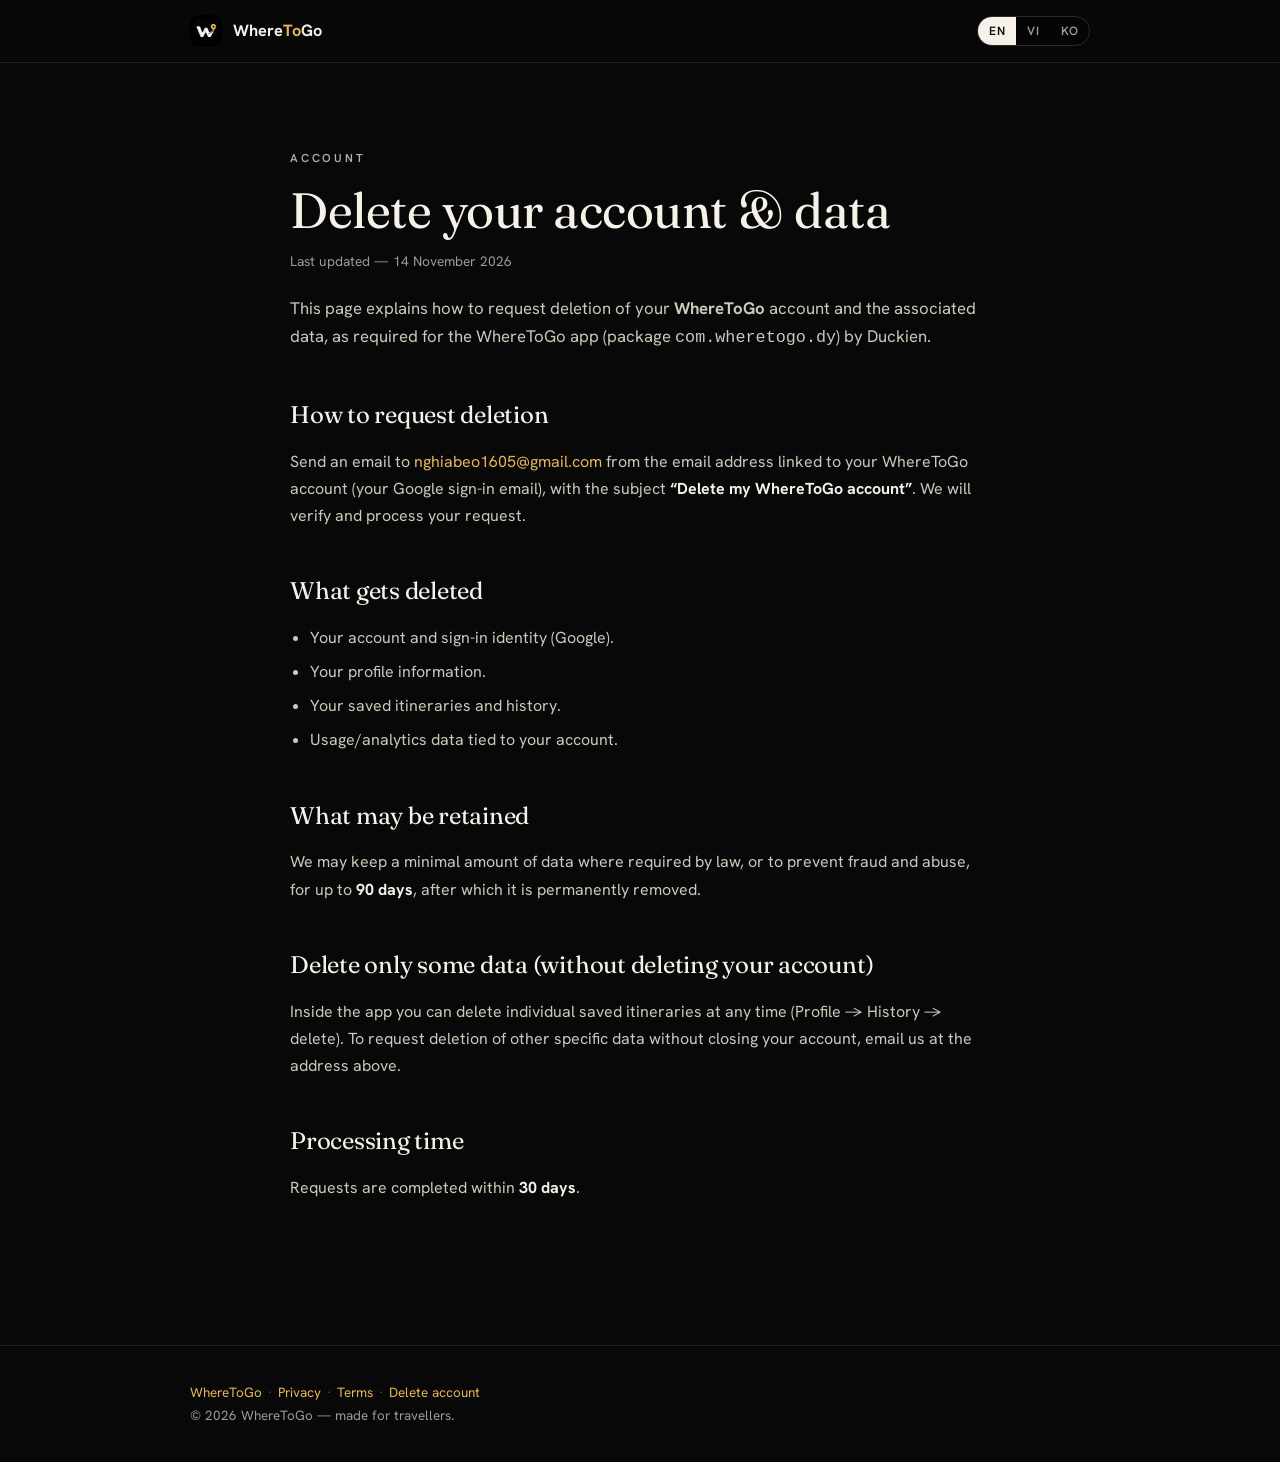
<file: delete-account.html>
<!doctype html>
<html lang="vi">
<head>
<meta charset="utf-8">
<meta name="viewport" content="width=device-width, initial-scale=1, viewport-fit=cover">
<title>WhereToGo — Xoá tài khoản & dữ liệu</title>
<meta name="description" content="Cách yêu cầu xoá tài khoản WhereToGo và dữ liệu liên quan.">
<meta name="theme-color" content="#080808">
<link rel="icon" href="assets/logo.png">
<link rel="preconnect" href="https://fonts.googleapis.com">
<link rel="preconnect" href="https://fonts.gstatic.com" crossorigin>
<link rel="stylesheet" href="https://fonts.googleapis.com/css2?family=Fraunces:opsz,wght@9..144,400&family=Hanken+Grotesk:wght@400;600;700&display=swap">
<link rel="stylesheet" href="assets/legal.css">
</head>
<body>
<header class="nav">
  <div class="nav-in">
    <a class="brand" href="index.html" aria-label="WhereToGo home">
      <img src="assets/logo.png" alt="WhereToGo logo">
      <b>Where<span>To</span>Go</b>
    </a>
    <div class="nav-right">
      <div class="lang" role="group" aria-label="Language">
        <button type="button" data-lang="en">EN</button>
        <button type="button" data-lang="vi">VI</button>
        <button type="button" data-lang="ko">KO</button>
      </div>
    </div>
  </div>
</header>

<main class="wrap">
  <!-- ENGLISH -->
  <div data-lang-block="en">
    <span class="eyebrow">Account</span>
    <h1>Delete your account &amp; data</h1>
    <p class="updated">Last updated — 14 November 2026</p>
    <p class="intro">This page explains how to request deletion of your <strong>WhereToGo</strong> account and the associated data, as required for the WhereToGo app (package <code>com.wheretogo.dy</code>) by Duckien.</p>
    <div class="doc">
      <h2>How to request deletion</h2>
      <p>Send an email to <a href="mailto:nghiabeo1605@gmail.com?subject=Delete%20my%20WhereToGo%20account">nghiabeo1605@gmail.com</a> from the email address linked to your WhereToGo account (your Google sign-in email), with the subject <strong>“Delete my WhereToGo account”</strong>. We will verify and process your request.</p>
      <h2>What gets deleted</h2>
      <ul>
        <li>Your account and sign-in identity (Google).</li>
        <li>Your profile information.</li>
        <li>Your saved itineraries and history.</li>
        <li>Usage/analytics data tied to your account.</li>
      </ul>
      <h2>What may be retained</h2>
      <p>We may keep a minimal amount of data where required by law, or to prevent fraud and abuse, for up to <strong>90 days</strong>, after which it is permanently removed.</p>
      <h2>Delete only some data (without deleting your account)</h2>
      <p>Inside the app you can delete individual saved itineraries at any time (Profile → History → delete). To request deletion of other specific data without closing your account, email us at the address above.</p>
      <h2>Processing time</h2>
      <p>Requests are completed within <strong>30 days</strong>.</p>
    </div>
  </div>

  <!-- VIETNAMESE -->
  <div data-lang-block="vi">
    <span class="eyebrow">Tài khoản</span>
    <h1>Xoá tài khoản &amp; dữ liệu</h1>
    <p class="updated">Cập nhật — 14/11/2026</p>
    <p class="intro">Trang này hướng dẫn cách yêu cầu xoá tài khoản <strong>WhereToGo</strong> và dữ liệu liên quan, cho ứng dụng WhereToGo (gói <code>com.wheretogo.dy</code>) của Duckien.</p>
    <div class="doc">
      <h2>Cách yêu cầu xoá</h2>
      <p>Gửi email tới <a href="mailto:nghiabeo1605@gmail.com?subject=Yeu%20cau%20xoa%20tai%20khoan%20WhereToGo">nghiabeo1605@gmail.com</a> từ chính email đã đăng nhập WhereToGo (email Google của bạn), tiêu đề <strong>“Yêu cầu xoá tài khoản WhereToGo”</strong>. Chúng tôi sẽ xác minh và xử lý.</p>
      <h2>Những gì bị xoá</h2>
      <ul>
        <li>Tài khoản và danh tính đăng nhập (Google).</li>
        <li>Thông tin hồ sơ của bạn.</li>
        <li>Các lịch trình đã lưu và lịch sử.</li>
        <li>Dữ liệu hoạt động/analytics gắn với tài khoản.</li>
      </ul>
      <h2>Dữ liệu có thể được giữ lại</h2>
      <p>Chúng tôi có thể giữ một lượng dữ liệu tối thiểu khi pháp luật yêu cầu, hoặc để chống gian lận/lạm dụng, tối đa <strong>90 ngày</strong>, sau đó xoá vĩnh viễn.</p>
      <h2>Xoá một phần dữ liệu (không cần xoá tài khoản)</h2>
      <p>Trong app bạn có thể xoá từng lịch trình đã lưu bất cứ lúc nào (Hồ sơ → Lịch sử → xoá). Muốn xoá dữ liệu cụ thể khác mà không đóng tài khoản, hãy email theo địa chỉ trên.</p>
      <h2>Thời gian xử lý</h2>
      <p>Yêu cầu được hoàn tất trong vòng <strong>30 ngày</strong>.</p>
    </div>
  </div>

  <!-- KOREAN -->
  <div data-lang-block="ko">
    <span class="eyebrow">계정</span>
    <h1>계정 및 데이터 삭제</h1>
    <p class="updated">최종 업데이트 — 2026년 11월 14일</p>
    <p class="intro">이 페이지는 <strong>WhereToGo</strong> 계정 및 관련 데이터 삭제를 요청하는 방법을 안내합니다 (앱 패키지 <code>com.wheretogo.dy</code>).</p>
    <div class="doc">
      <h2>삭제 요청 방법</h2>
      <p>WhereToGo 로그인에 사용한 이메일(구글 계정)로 <a href="mailto:nghiabeo1605@gmail.com?subject=Delete%20WhereToGo%20account">nghiabeo1605@gmail.com</a>에 제목 <strong>“Delete my WhereToGo account”</strong>로 메일을 보내주세요.</p>
      <h2>삭제되는 항목</h2>
      <ul>
        <li>계정 및 로그인 정보(구글).</li>
        <li>프로필 정보.</li>
        <li>저장한 일정 및 기록.</li>
        <li>계정과 연결된 이용/분석 데이터.</li>
      </ul>
      <h2>보관될 수 있는 항목</h2>
      <p>법적 의무 또는 부정 이용 방지를 위해 최소한의 데이터를 최대 <strong>90일</strong>간 보관한 뒤 영구 삭제할 수 있습니다.</p>
      <h2>일부 데이터만 삭제</h2>
      <p>앱 내에서 저장한 일정을 언제든 개별 삭제할 수 있습니다(프로필 → 기록 → 삭제). 그 외 특정 데이터 삭제는 위 이메일로 요청하세요.</p>
      <h2>처리 기간</h2>
      <p>요청은 <strong>30일</strong> 이내에 완료됩니다.</p>
    </div>
  </div>
</main>

<footer>
  <div class="wrap">
    <a href="index.html">WhereToGo</a><span class="sep">·</span><a href="privacy.html">Privacy</a><span class="sep">·</span><a href="terms.html">Terms</a><span class="sep">·</span><a href="delete-account.html">Delete account</a><br>
    © 2026 WhereToGo — made for travellers.
  </div>
</footer>

<script src="assets/legal.js"></script>
</body>
</html>
</file>
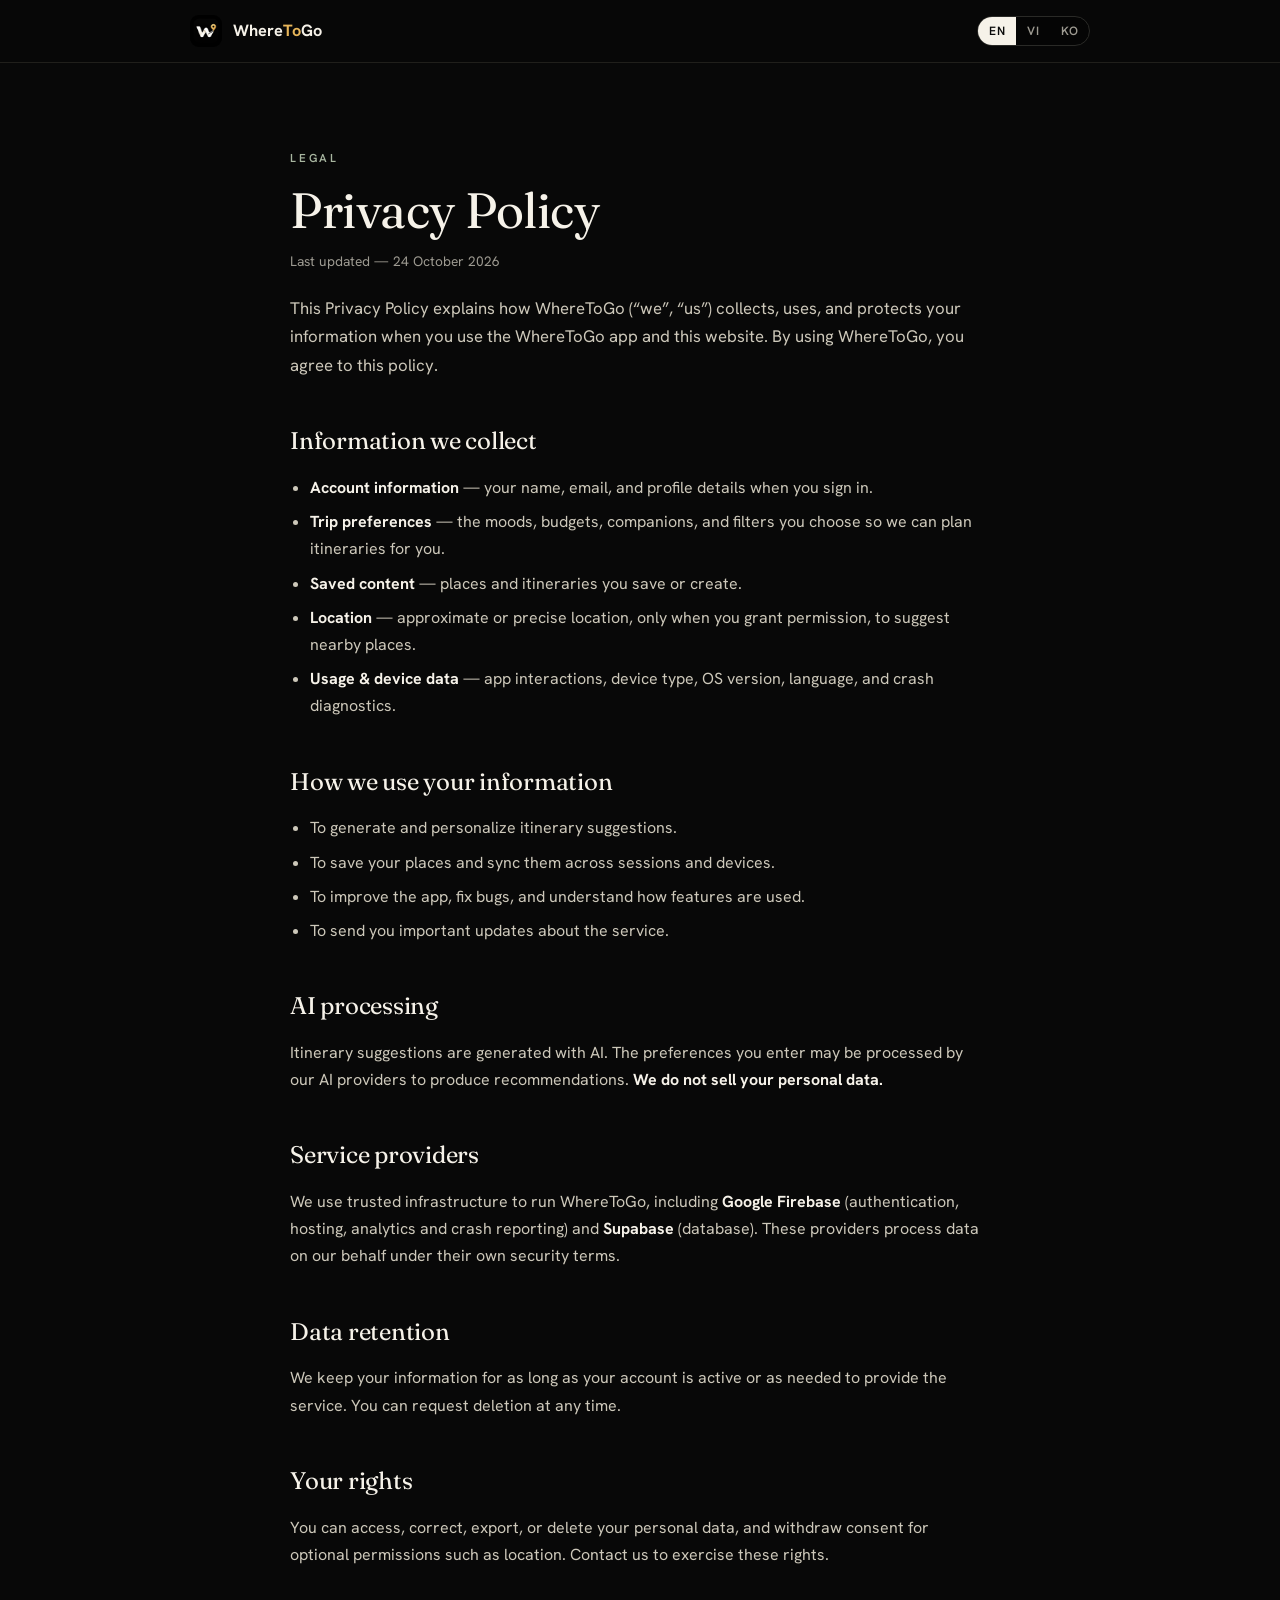
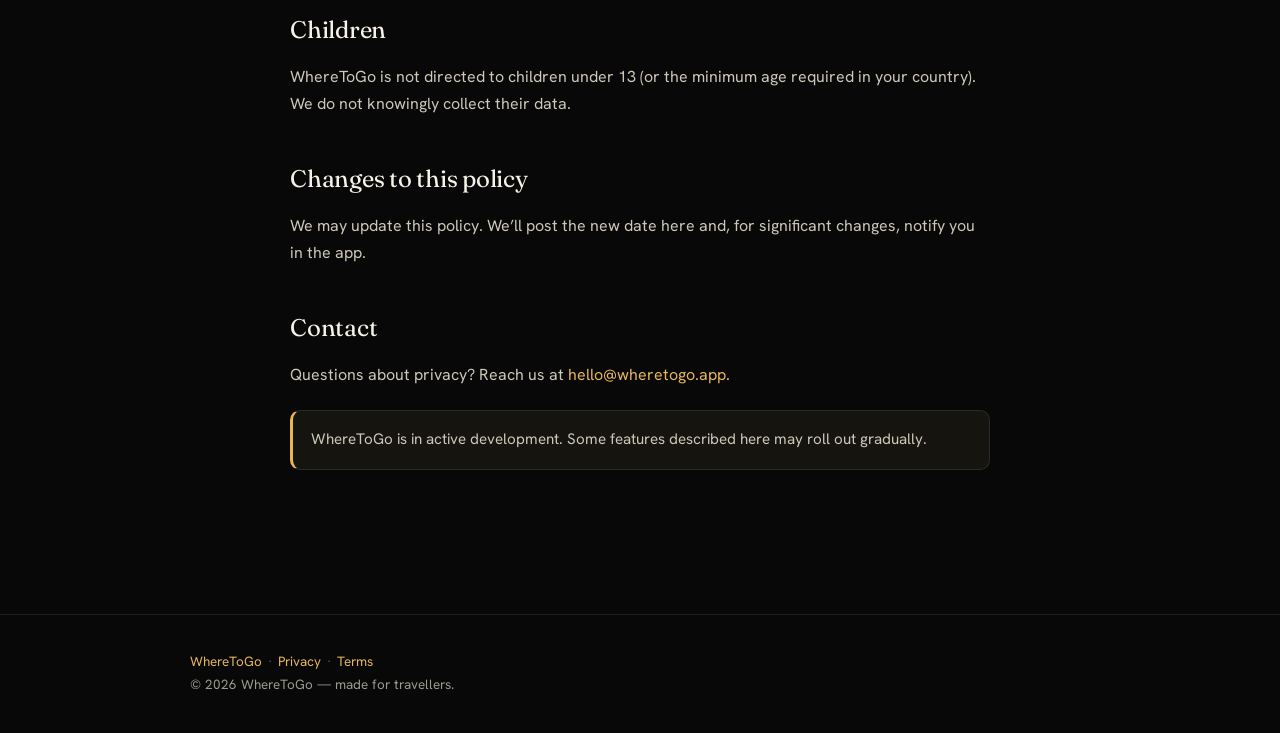
<file: privacy.html>
<!doctype html>
<html lang="en">
<head>
<meta charset="utf-8">
<meta name="viewport" content="width=device-width, initial-scale=1, viewport-fit=cover">
<title>WhereToGo — Privacy Policy</title>
<meta name="description" content="How WhereToGo collects, uses, and protects your information.">
<meta name="theme-color" content="#080808">
<link rel="icon" href="assets/logo.png">
<link rel="preconnect" href="https://fonts.googleapis.com">
<link rel="preconnect" href="https://fonts.gstatic.com" crossorigin>
<link rel="stylesheet" href="https://fonts.googleapis.com/css2?family=Fraunces:opsz,wght@9..144,400&family=Hanken+Grotesk:wght@400;600;700&display=swap">
<link rel="stylesheet" href="assets/legal.css">
</head>
<body>
<header class="nav">
  <div class="nav-in">
    <a class="brand" href="index.html" aria-label="WhereToGo home">
      <img src="assets/logo.png" alt="WhereToGo logo">
      <b>Where<span>To</span>Go</b>
    </a>
    <div class="nav-right">
      <div class="lang" role="group" aria-label="Language">
        <button type="button" data-lang="en">EN</button>
        <button type="button" data-lang="vi">VI</button>
        <button type="button" data-lang="ko">KO</button>
      </div>
    </div>
  </div>
</header>

<main class="wrap">
  <!-- ENGLISH -->
  <div data-lang-block="en">
    <span class="eyebrow">Legal</span>
    <h1>Privacy Policy</h1>
    <p class="updated">Last updated — 24 October 2026</p>
    <p class="intro">This Privacy Policy explains how WhereToGo (“we”, “us”) collects, uses, and protects your information when you use the WhereToGo app and this website. By using WhereToGo, you agree to this policy.</p>
    <div class="doc">
      <h2>Information we collect</h2>
      <ul>
        <li><strong>Account information</strong> — your name, email, and profile details when you sign in.</li>
        <li><strong>Trip preferences</strong> — the moods, budgets, companions, and filters you choose so we can plan itineraries for you.</li>
        <li><strong>Saved content</strong> — places and itineraries you save or create.</li>
        <li><strong>Location</strong> — approximate or precise location, only when you grant permission, to suggest nearby places.</li>
        <li><strong>Usage &amp; device data</strong> — app interactions, device type, OS version, language, and crash diagnostics.</li>
      </ul>
      <h2>How we use your information</h2>
      <ul>
        <li>To generate and personalize itinerary suggestions.</li>
        <li>To save your places and sync them across sessions and devices.</li>
        <li>To improve the app, fix bugs, and understand how features are used.</li>
        <li>To send you important updates about the service.</li>
      </ul>
      <h2>AI processing</h2>
      <p>Itinerary suggestions are generated with AI. The preferences you enter may be processed by our AI providers to produce recommendations. <strong>We do not sell your personal data.</strong></p>
      <h2>Service providers</h2>
      <p>We use trusted infrastructure to run WhereToGo, including <strong>Google Firebase</strong> (authentication, hosting, analytics and crash reporting) and <strong>Supabase</strong> (database). These providers process data on our behalf under their own security terms.</p>
      <h2>Data retention</h2>
      <p>We keep your information for as long as your account is active or as needed to provide the service. You can request deletion at any time.</p>
      <h2>Your rights</h2>
      <p>You can access, correct, export, or delete your personal data, and withdraw consent for optional permissions such as location. Contact us to exercise these rights.</p>
      <h2>Children</h2>
      <p>WhereToGo is not directed to children under 13 (or the minimum age required in your country). We do not knowingly collect their data.</p>
      <h2>Changes to this policy</h2>
      <p>We may update this policy. We’ll post the new date here and, for significant changes, notify you in the app.</p>
      <h2>Contact</h2>
      <p>Questions about privacy? Reach us at <a href="mailto:hello@wheretogo.app">hello@wheretogo.app</a>.</p>
      <div class="callout">WhereToGo is in active development. Some features described here may roll out gradually.</div>
    </div>
  </div>

  <!-- TIẾNG VIỆT -->
  <div data-lang-block="vi">
    <span class="eyebrow">Pháp lý</span>
    <h1>Chính sách quyền riêng tư</h1>
    <p class="updated">Cập nhật lần cuối — 24/10/2026</p>
    <p class="intro">Chính sách này giải thích cách WhereToGo (“chúng tôi”) thu thập, sử dụng và bảo vệ thông tin của bạn khi bạn dùng ứng dụng WhereToGo và trang web này. Khi sử dụng WhereToGo, bạn đồng ý với chính sách này.</p>
    <div class="doc">
      <h2>Thông tin chúng tôi thu thập</h2>
      <ul>
        <li><strong>Thông tin tài khoản</strong> — tên, email và thông tin hồ sơ khi bạn đăng nhập.</li>
        <li><strong>Sở thích chuyến đi</strong> — tâm trạng, ngân sách, người đi cùng và bộ lọc bạn chọn để chúng tôi lên lịch trình.</li>
        <li><strong>Nội dung đã lưu</strong> — các địa điểm và lịch trình bạn lưu hoặc tạo.</li>
        <li><strong>Vị trí</strong> — vị trí tương đối hoặc chính xác, chỉ khi bạn cho phép, để gợi ý nơi gần bạn.</li>
        <li><strong>Dữ liệu sử dụng &amp; thiết bị</strong> — tương tác trong app, loại thiết bị, phiên bản hệ điều hành, ngôn ngữ và dữ liệu chẩn đoán lỗi.</li>
      </ul>
      <h2>Chúng tôi dùng thông tin để làm gì</h2>
      <ul>
        <li>Tạo và cá nhân hóa các gợi ý lịch trình.</li>
        <li>Lưu địa điểm của bạn và đồng bộ qua các phiên và thiết bị.</li>
        <li>Cải thiện ứng dụng, sửa lỗi và hiểu cách các tính năng được dùng.</li>
        <li>Gửi cho bạn các cập nhật quan trọng về dịch vụ.</li>
      </ul>
      <h2>Xử lý bằng AI</h2>
      <p>Các gợi ý lịch trình được tạo bằng AI. Những sở thích bạn nhập có thể được các nhà cung cấp AI của chúng tôi xử lý để đưa ra gợi ý. <strong>Chúng tôi không bán dữ liệu cá nhân của bạn.</strong></p>
      <h2>Nhà cung cấp dịch vụ</h2>
      <p>Chúng tôi dùng hạ tầng đáng tin cậy để vận hành WhereToGo, gồm <strong>Google Firebase</strong> (xác thực, hosting, phân tích và báo cáo lỗi) và <strong>Supabase</strong> (cơ sở dữ liệu). Các bên này xử lý dữ liệu thay mặt chúng tôi theo điều khoản bảo mật của họ.</p>
      <h2>Lưu trữ dữ liệu</h2>
      <p>Chúng tôi giữ thông tin của bạn trong thời gian tài khoản còn hoạt động hoặc khi cần để cung cấp dịch vụ. Bạn có thể yêu cầu xóa bất cứ lúc nào.</p>
      <h2>Quyền của bạn</h2>
      <p>Bạn có thể truy cập, chỉnh sửa, xuất hoặc xóa dữ liệu cá nhân, và rút lại quyền cho các cấp phép tùy chọn như vị trí. Liên hệ với chúng tôi để thực hiện các quyền này.</p>
      <h2>Trẻ em</h2>
      <p>WhereToGo không hướng tới trẻ em dưới 13 tuổi (hoặc độ tuổi tối thiểu theo quy định tại quốc gia bạn). Chúng tôi không cố ý thu thập dữ liệu của trẻ em.</p>
      <h2>Thay đổi chính sách</h2>
      <p>Chúng tôi có thể cập nhật chính sách này. Chúng tôi sẽ đăng ngày mới tại đây và, với các thay đổi quan trọng, thông báo trong ứng dụng.</p>
      <h2>Liên hệ</h2>
      <p>Có thắc mắc về quyền riêng tư? Liên hệ <a href="mailto:hello@wheretogo.app">hello@wheretogo.app</a>.</p>
      <div class="callout">WhereToGo đang trong quá trình phát triển. Một số tính năng mô tả ở đây có thể ra mắt dần.</div>
    </div>
  </div>

  <!-- 한국어 -->
  <div data-lang-block="ko">
    <span class="eyebrow">법적 고지</span>
    <h1>개인정보 처리방침</h1>
    <p class="updated">최종 업데이트 — 2026년 10월 24일</p>
    <p class="intro">본 방침은 WhereToGo(“회사”)가 WhereToGo 앱과 본 웹사이트를 사용할 때 귀하의 정보를 어떻게 수집·이용·보호하는지 설명합니다. WhereToGo를 사용하면 본 방침에 동의하는 것으로 간주됩니다.</p>
    <div class="doc">
      <h2>수집하는 정보</h2>
      <ul>
        <li><strong>계정 정보</strong> — 로그인 시 제공하는 이름, 이메일, 프로필 정보.</li>
        <li><strong>여행 선호</strong> — 일정 계획을 위해 선택하는 기분, 예산, 동행, 필터.</li>
        <li><strong>저장한 콘텐츠</strong> — 저장하거나 만든 장소와 일정.</li>
        <li><strong>위치</strong> — 허용한 경우에만 사용하는 대략적 또는 정확한 위치(주변 장소 추천용).</li>
        <li><strong>이용 및 기기 데이터</strong> — 앱 사용 기록, 기기 종류, OS 버전, 언어, 오류 진단 정보.</li>
      </ul>
      <h2>정보 이용 방법</h2>
      <ul>
        <li>일정 추천을 생성하고 개인화하기 위해.</li>
        <li>장소를 저장하고 세션·기기 간 동기화하기 위해.</li>
        <li>앱을 개선하고 오류를 수정하며 기능 사용 방식을 파악하기 위해.</li>
        <li>서비스에 관한 중요한 업데이트를 전달하기 위해.</li>
      </ul>
      <h2>AI 처리</h2>
      <p>일정 추천은 AI로 생성됩니다. 입력하신 선호 정보는 추천 생성을 위해 당사의 AI 제공업체가 처리할 수 있습니다. <strong>당사는 귀하의 개인정보를 판매하지 않습니다.</strong></p>
      <h2>서비스 제공업체</h2>
      <p>WhereToGo 운영을 위해 <strong>Google Firebase</strong>(인증, 호스팅, 분석 및 오류 보고)와 <strong>Supabase</strong>(데이터베이스) 등 신뢰할 수 있는 인프라를 사용합니다. 이들은 자체 보안 약관에 따라 당사를 대신해 데이터를 처리합니다.</p>
      <h2>데이터 보관</h2>
      <p>계정이 활성 상태이거나 서비스 제공에 필요한 동안 정보를 보관합니다. 언제든지 삭제를 요청할 수 있습니다.</p>
      <h2>귀하의 권리</h2>
      <p>개인정보에 접근·수정·내보내기·삭제할 수 있으며, 위치 등 선택적 권한에 대한 동의를 철회할 수 있습니다. 권리 행사는 당사에 문의해 주세요.</p>
      <h2>아동</h2>
      <p>WhereToGo는 만 13세 미만(또는 해당 국가의 최소 연령) 아동을 대상으로 하지 않으며, 고의로 아동의 정보를 수집하지 않습니다.</p>
      <h2>방침 변경</h2>
      <p>본 방침은 변경될 수 있습니다. 변경 시 새 날짜를 이곳에 게시하고, 중요한 변경은 앱에서 알려드립니다.</p>
      <h2>문의</h2>
      <p>개인정보 관련 문의는 <a href="mailto:hello@wheretogo.app">hello@wheretogo.app</a>로 연락해 주세요.</p>
      <div class="callout">WhereToGo는 개발 중입니다. 여기 설명된 일부 기능은 단계적으로 제공될 수 있습니다.</div>
    </div>
  </div>
</main>

<footer>
  <div class="wrap">
    <a href="index.html">WhereToGo</a><span class="sep">·</span><a href="privacy.html">Privacy</a><span class="sep">·</span><a href="terms.html">Terms</a><br>
    © 2026 WhereToGo — made for travellers.
  </div>
</footer>

<script src="assets/legal.js"></script>
</body>
</html>
</file>
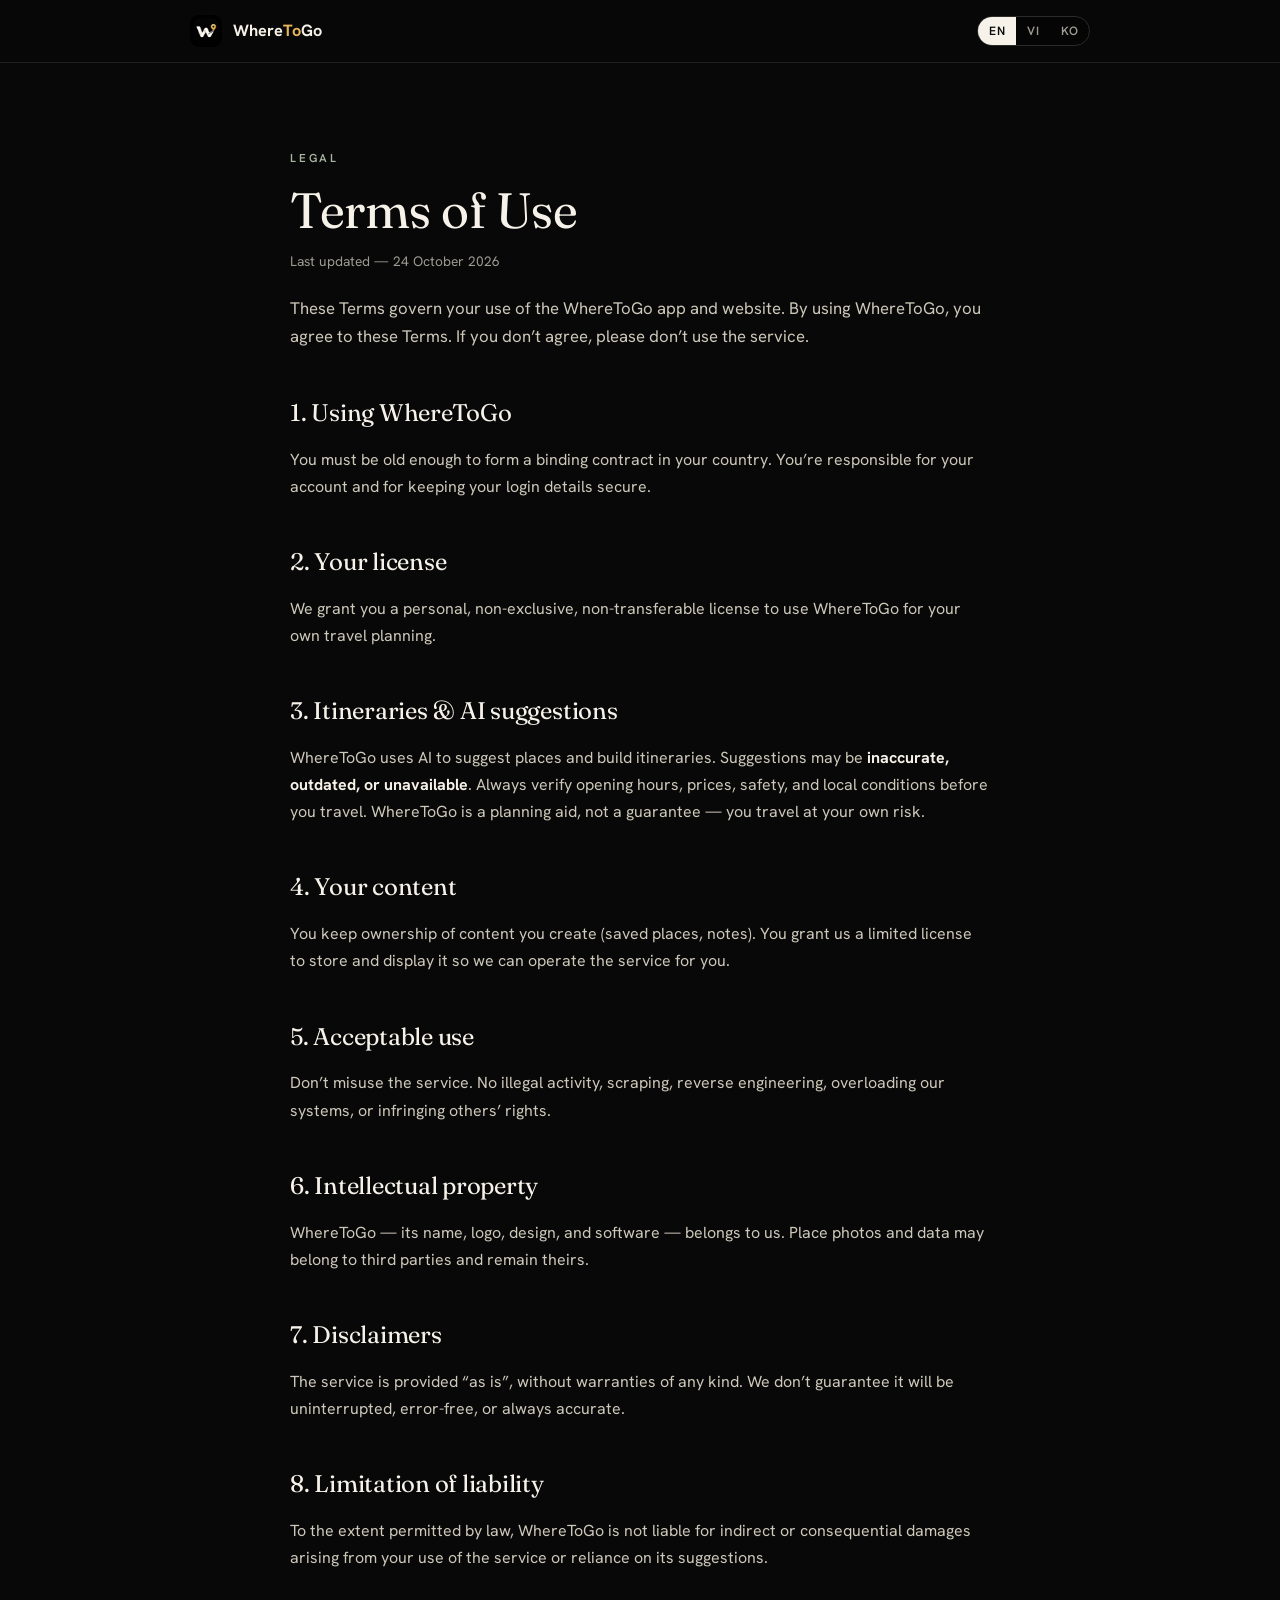
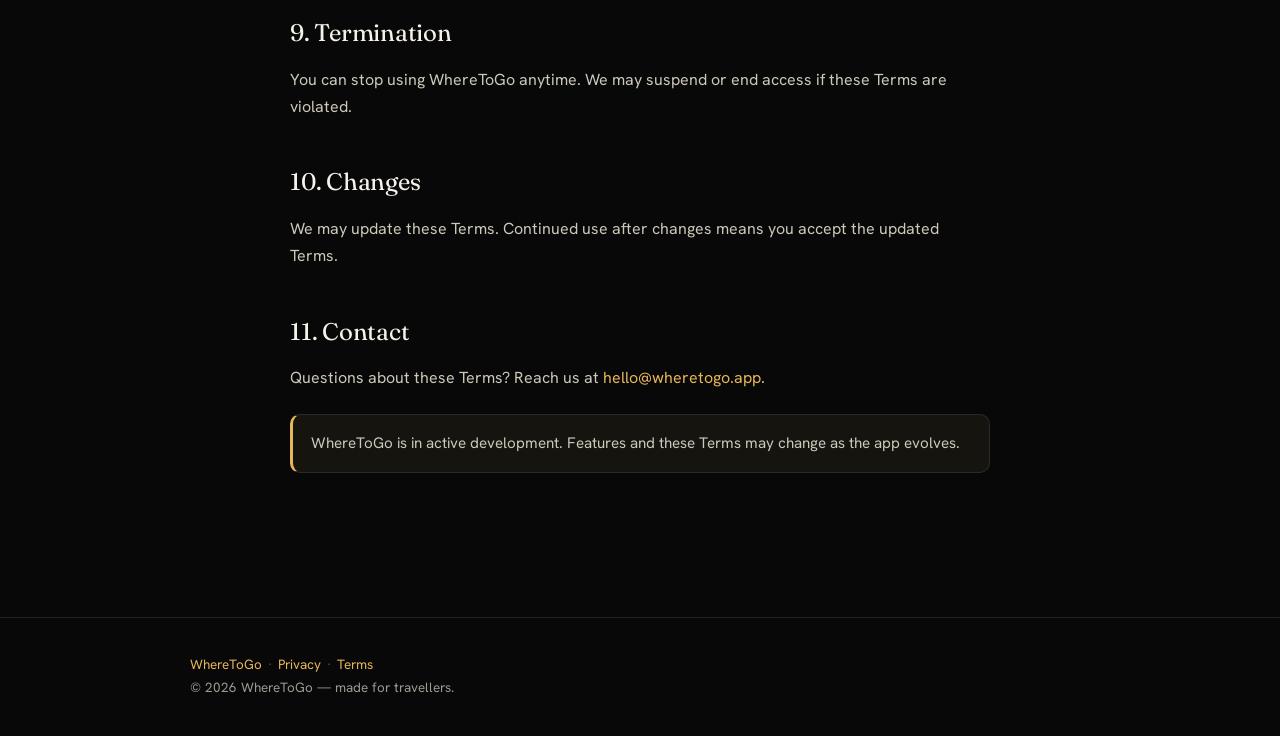
<file: terms.html>
<!doctype html>
<html lang="en">
<head>
<meta charset="utf-8">
<meta name="viewport" content="width=device-width, initial-scale=1, viewport-fit=cover">
<title>WhereToGo — Terms of Use</title>
<meta name="description" content="The terms that govern your use of WhereToGo.">
<meta name="theme-color" content="#080808">
<link rel="icon" href="assets/logo.png">
<link rel="preconnect" href="https://fonts.googleapis.com">
<link rel="preconnect" href="https://fonts.gstatic.com" crossorigin>
<link rel="stylesheet" href="https://fonts.googleapis.com/css2?family=Fraunces:opsz,wght@9..144,400&family=Hanken+Grotesk:wght@400;600;700&display=swap">
<link rel="stylesheet" href="assets/legal.css">
</head>
<body>
<header class="nav">
  <div class="nav-in">
    <a class="brand" href="index.html" aria-label="WhereToGo home">
      <img src="assets/logo.png" alt="WhereToGo logo">
      <b>Where<span>To</span>Go</b>
    </a>
    <div class="nav-right">
      <div class="lang" role="group" aria-label="Language">
        <button type="button" data-lang="en">EN</button>
        <button type="button" data-lang="vi">VI</button>
        <button type="button" data-lang="ko">KO</button>
      </div>
    </div>
  </div>
</header>

<main class="wrap">
  <!-- ENGLISH -->
  <div data-lang-block="en">
    <span class="eyebrow">Legal</span>
    <h1>Terms of Use</h1>
    <p class="updated">Last updated — 24 October 2026</p>
    <p class="intro">These Terms govern your use of the WhereToGo app and website. By using WhereToGo, you agree to these Terms. If you don’t agree, please don’t use the service.</p>
    <div class="doc">
      <h2>1. Using WhereToGo</h2>
      <p>You must be old enough to form a binding contract in your country. You’re responsible for your account and for keeping your login details secure.</p>
      <h2>2. Your license</h2>
      <p>We grant you a personal, non-exclusive, non-transferable license to use WhereToGo for your own travel planning.</p>
      <h2>3. Itineraries &amp; AI suggestions</h2>
      <p>WhereToGo uses AI to suggest places and build itineraries. Suggestions may be <strong>inaccurate, outdated, or unavailable</strong>. Always verify opening hours, prices, safety, and local conditions before you travel. WhereToGo is a planning aid, not a guarantee — you travel at your own risk.</p>
      <h2>4. Your content</h2>
      <p>You keep ownership of content you create (saved places, notes). You grant us a limited license to store and display it so we can operate the service for you.</p>
      <h2>5. Acceptable use</h2>
      <p>Don’t misuse the service. No illegal activity, scraping, reverse engineering, overloading our systems, or infringing others’ rights.</p>
      <h2>6. Intellectual property</h2>
      <p>WhereToGo — its name, logo, design, and software — belongs to us. Place photos and data may belong to third parties and remain theirs.</p>
      <h2>7. Disclaimers</h2>
      <p>The service is provided “as is”, without warranties of any kind. We don’t guarantee it will be uninterrupted, error-free, or always accurate.</p>
      <h2>8. Limitation of liability</h2>
      <p>To the extent permitted by law, WhereToGo is not liable for indirect or consequential damages arising from your use of the service or reliance on its suggestions.</p>
      <h2>9. Termination</h2>
      <p>You can stop using WhereToGo anytime. We may suspend or end access if these Terms are violated.</p>
      <h2>10. Changes</h2>
      <p>We may update these Terms. Continued use after changes means you accept the updated Terms.</p>
      <h2>11. Contact</h2>
      <p>Questions about these Terms? Reach us at <a href="mailto:hello@wheretogo.app">hello@wheretogo.app</a>.</p>
      <div class="callout">WhereToGo is in active development. Features and these Terms may change as the app evolves.</div>
    </div>
  </div>

  <!-- TIẾNG VIỆT -->
  <div data-lang-block="vi">
    <span class="eyebrow">Pháp lý</span>
    <h1>Điều khoản sử dụng</h1>
    <p class="updated">Cập nhật lần cuối — 24/10/2026</p>
    <p class="intro">Các Điều khoản này điều chỉnh việc bạn sử dụng ứng dụng và trang web WhereToGo. Khi sử dụng WhereToGo, bạn đồng ý với các Điều khoản này. Nếu không đồng ý, vui lòng không sử dụng dịch vụ.</p>
    <div class="doc">
      <h2>1. Sử dụng WhereToGo</h2>
      <p>Bạn phải đủ tuổi để giao kết hợp đồng có hiệu lực tại quốc gia của mình. Bạn chịu trách nhiệm về tài khoản và việc bảo mật thông tin đăng nhập.</p>
      <h2>2. Giấy phép</h2>
      <p>Chúng tôi cấp cho bạn giấy phép cá nhân, không độc quyền, không thể chuyển nhượng để sử dụng WhereToGo cho việc lên kế hoạch du lịch của chính bạn.</p>
      <h2>3. Lịch trình &amp; gợi ý AI</h2>
      <p>WhereToGo dùng AI để gợi ý địa điểm và dựng lịch trình. Các gợi ý có thể <strong>không chính xác, lỗi thời hoặc không còn khả dụng</strong>. Hãy luôn kiểm tra giờ mở cửa, giá, an toàn và điều kiện địa phương trước khi đi. WhereToGo là công cụ hỗ trợ lập kế hoạch, không phải là bảo đảm — bạn tự chịu rủi ro khi đi.</p>
      <h2>4. Nội dung của bạn</h2>
      <p>Bạn giữ quyền sở hữu nội dung mình tạo (địa điểm đã lưu, ghi chú). Bạn cấp cho chúng tôi giấy phép giới hạn để lưu trữ và hiển thị nội dung đó nhằm vận hành dịch vụ cho bạn.</p>
      <h2>5. Sử dụng hợp lệ</h2>
      <p>Không lạm dụng dịch vụ. Không thực hiện hành vi bất hợp pháp, thu thập dữ liệu trái phép, dịch ngược, gây quá tải hệ thống hay xâm phạm quyền của người khác.</p>
      <h2>6. Sở hữu trí tuệ</h2>
      <p>WhereToGo — tên, logo, thiết kế và phần mềm — thuộc về chúng tôi. Ảnh và dữ liệu địa điểm có thể thuộc về bên thứ ba và vẫn thuộc quyền của họ.</p>
      <h2>7. Tuyên bố miễn trừ</h2>
      <p>Dịch vụ được cung cấp “nguyên trạng”, không kèm bất kỳ bảo đảm nào. Chúng tôi không bảo đảm dịch vụ luôn liên tục, không lỗi hoặc luôn chính xác.</p>
      <h2>8. Giới hạn trách nhiệm</h2>
      <p>Trong phạm vi pháp luật cho phép, WhereToGo không chịu trách nhiệm cho các thiệt hại gián tiếp hoặc do hệ quả phát sinh từ việc bạn dùng dịch vụ hoặc dựa vào các gợi ý của nó.</p>
      <h2>9. Chấm dứt</h2>
      <p>Bạn có thể ngừng dùng WhereToGo bất cứ lúc nào. Chúng tôi có thể tạm ngưng hoặc chấm dứt quyền truy cập nếu các Điều khoản này bị vi phạm.</p>
      <h2>10. Thay đổi</h2>
      <p>Chúng tôi có thể cập nhật các Điều khoản này. Việc tiếp tục sử dụng sau khi thay đổi đồng nghĩa bạn chấp nhận Điều khoản mới.</p>
      <h2>11. Liên hệ</h2>
      <p>Thắc mắc về các Điều khoản? Liên hệ <a href="mailto:hello@wheretogo.app">hello@wheretogo.app</a>.</p>
      <div class="callout">WhereToGo đang trong quá trình phát triển. Tính năng và các Điều khoản này có thể thay đổi khi app hoàn thiện.</div>
    </div>
  </div>

  <!-- 한국어 -->
  <div data-lang-block="ko">
    <span class="eyebrow">법적 고지</span>
    <h1>이용약관</h1>
    <p class="updated">최종 업데이트 — 2026년 10월 24일</p>
    <p class="intro">본 약관은 WhereToGo 앱과 웹사이트 이용에 적용됩니다. WhereToGo를 사용하면 본 약관에 동의하는 것으로 간주됩니다. 동의하지 않으시면 서비스를 이용하지 마세요.</p>
    <div class="doc">
      <h2>1. WhereToGo 이용</h2>
      <p>귀하는 거주 국가에서 구속력 있는 계약을 체결할 수 있는 연령이어야 합니다. 계정과 로그인 정보의 보안은 귀하의 책임입니다.</p>
      <h2>2. 라이선스</h2>
      <p>당사는 귀하 본인의 여행 계획을 위해 WhereToGo를 사용할 수 있는 개인적·비독점적·양도 불가 라이선스를 부여합니다.</p>
      <h2>3. 일정 및 AI 추천</h2>
      <p>WhereToGo는 AI로 장소를 추천하고 일정을 구성합니다. 추천은 <strong>부정확하거나 오래되었거나 이용 불가</strong>할 수 있습니다. 여행 전 영업시간, 가격, 안전, 현지 상황을 항상 확인하세요. WhereToGo는 계획 보조 도구이며 보증이 아닙니다 — 여행에 대한 책임은 귀하에게 있습니다.</p>
      <h2>4. 귀하의 콘텐츠</h2>
      <p>귀하가 만든 콘텐츠(저장한 장소, 메모)의 소유권은 귀하에게 있습니다. 서비스 운영을 위해 이를 저장·표시할 수 있는 제한적 라이선스를 당사에 부여합니다.</p>
      <h2>5. 허용되는 이용</h2>
      <p>서비스를 오용하지 마세요. 불법 행위, 무단 수집, 리버스 엔지니어링, 시스템 과부하, 타인의 권리 침해는 금지됩니다.</p>
      <h2>6. 지식재산권</h2>
      <p>WhereToGo의 이름, 로고, 디자인, 소프트웨어는 당사 소유입니다. 장소 사진과 데이터는 제3자에게 속할 수 있으며 그 권리는 해당 제3자에게 있습니다.</p>
      <h2>7. 면책</h2>
      <p>서비스는 어떠한 보증도 없이 “있는 그대로” 제공됩니다. 당사는 서비스의 무중단, 무오류, 상시 정확성을 보장하지 않습니다.</p>
      <h2>8. 책임의 제한</h2>
      <p>법이 허용하는 범위에서, 서비스 이용 또는 추천에 대한 의존으로 발생하는 간접적·결과적 손해에 대해 당사는 책임지지 않습니다.</p>
      <h2>9. 해지</h2>
      <p>언제든지 WhereToGo 사용을 중단할 수 있습니다. 본 약관 위반 시 당사는 접근을 중단하거나 종료할 수 있습니다.</p>
      <h2>10. 변경</h2>
      <p>본 약관은 변경될 수 있습니다. 변경 후 계속 사용하면 변경된 약관에 동의하는 것으로 간주됩니다.</p>
      <h2>11. 문의</h2>
      <p>약관 관련 문의는 <a href="mailto:hello@wheretogo.app">hello@wheretogo.app</a>로 연락해 주세요.</p>
      <div class="callout">WhereToGo는 개발 중입니다. 기능과 본 약관은 앱 발전에 따라 변경될 수 있습니다.</div>
    </div>
  </div>
</main>

<footer>
  <div class="wrap">
    <a href="index.html">WhereToGo</a><span class="sep">·</span><a href="privacy.html">Privacy</a><span class="sep">·</span><a href="terms.html">Terms</a><br>
    © 2026 WhereToGo — made for travellers.
  </div>
</footer>

<script src="assets/legal.js"></script>
</body>
</html>
</file>
<file: assets/legal.css>
:root{
  --bg:#080808;--bg-warm:#0c0b09;--surface:#15140f;--border:#2a2a27;--border-soft:#201f1b;
  --ivory:#f6f2e9;--ivory-dim:#cdc8ba;--muted:#9d9a91;--gold:#e8b65a;--sage:#a8b6a0;
  color-scheme:dark;
  --display:"Fraunces","Hoefler Text",Georgia,serif;
  --sans:"Hanken Grotesk",system-ui,-apple-system,"Segoe UI",sans-serif;
  --maxw:780px;--gutter:clamp(18px,5vw,40px);
}
*{box-sizing:border-box}
html,body{margin:0}
body{background:var(--bg);color:var(--ivory);font-family:var(--sans);font-size:16px;line-height:1.7;-webkit-font-smoothing:antialiased;text-rendering:optimizeLegibility;overflow-x:hidden}
img{max-width:100%;display:block}
a{color:var(--gold);text-decoration:none}
a:hover{text-decoration:underline}
::selection{background:rgba(232,182,90,.28);color:var(--ivory)}
:focus-visible{outline:2px solid var(--gold);outline-offset:3px;border-radius:4px}
.wrap{max-width:var(--maxw);margin:0 auto;padding-inline:var(--gutter)}

header.nav{position:sticky;top:env(safe-area-inset-top,0px);z-index:20;background:rgba(8,8,8,.86);backdrop-filter:blur(12px);border-bottom:1px solid var(--border-soft)}
.nav-in{max-width:980px;margin:0 auto;padding-inline:var(--gutter);display:flex;align-items:center;justify-content:space-between;gap:12px;height:62px}
.brand{display:flex;align-items:center;gap:11px}
.brand img{width:32px;height:32px;border-radius:9px}
.brand b{font-weight:700;font-size:1.02rem;color:var(--ivory);font-family:var(--sans)}
.brand b span{color:var(--gold)}
.nav-right{display:flex;align-items:center;gap:14px}
.lang{display:inline-flex;border:1px solid var(--border);border-radius:999px;overflow:hidden;background:rgba(0,0,0,.25)}
.lang button{appearance:none;border:0;background:transparent;color:var(--muted);font-family:var(--sans);font-size:.75rem;font-weight:600;letter-spacing:.04em;padding:6px 11px;cursor:pointer;transition:color .2s,background .2s}
.lang button[aria-pressed="true"]{background:var(--ivory);color:#0a0a0a}

main{padding-block:clamp(44px,8vw,80px)}
.eyebrow{font-size:.72rem;letter-spacing:.24em;text-transform:uppercase;color:var(--sage);font-weight:600}
h1{font-family:var(--display);font-weight:400;font-size:clamp(2.1rem,6vw,3.1rem);line-height:1.05;margin:14px 0 0;letter-spacing:-.01em;text-wrap:balance}
.updated{color:var(--muted);font-size:.86rem;margin-top:14px}
.intro{color:var(--ivory-dim);margin-top:20px;font-size:1.05rem}

.doc h2{font-family:var(--display);font-weight:400;font-size:1.5rem;margin:42px 0 0;color:var(--ivory);letter-spacing:-.01em}
.doc h3{font-family:var(--sans);font-weight:700;font-size:1.05rem;margin:24px 0 0}
.doc p{color:var(--ivory-dim);margin:12px 0 0}
.doc ul{color:var(--ivory-dim);margin:12px 0 0;padding-left:20px}
.doc li{margin:7px 0}
.doc strong{color:var(--ivory)}
.callout{margin-top:22px;padding:16px 18px;border:1px solid var(--border);border-left:3px solid var(--gold);border-radius:10px;background:var(--surface);color:var(--ivory-dim);font-size:.95rem}

[data-lang-block]{display:none}
[data-lang-block].active{display:block}

footer{border-top:1px solid var(--border-soft);margin-top:64px;padding-block:36px;color:var(--muted);font-size:.84rem}
footer .wrap{max-width:980px}
footer a{color:var(--gold)}
footer .sep{opacity:.5;padding:0 6px}
</file>
